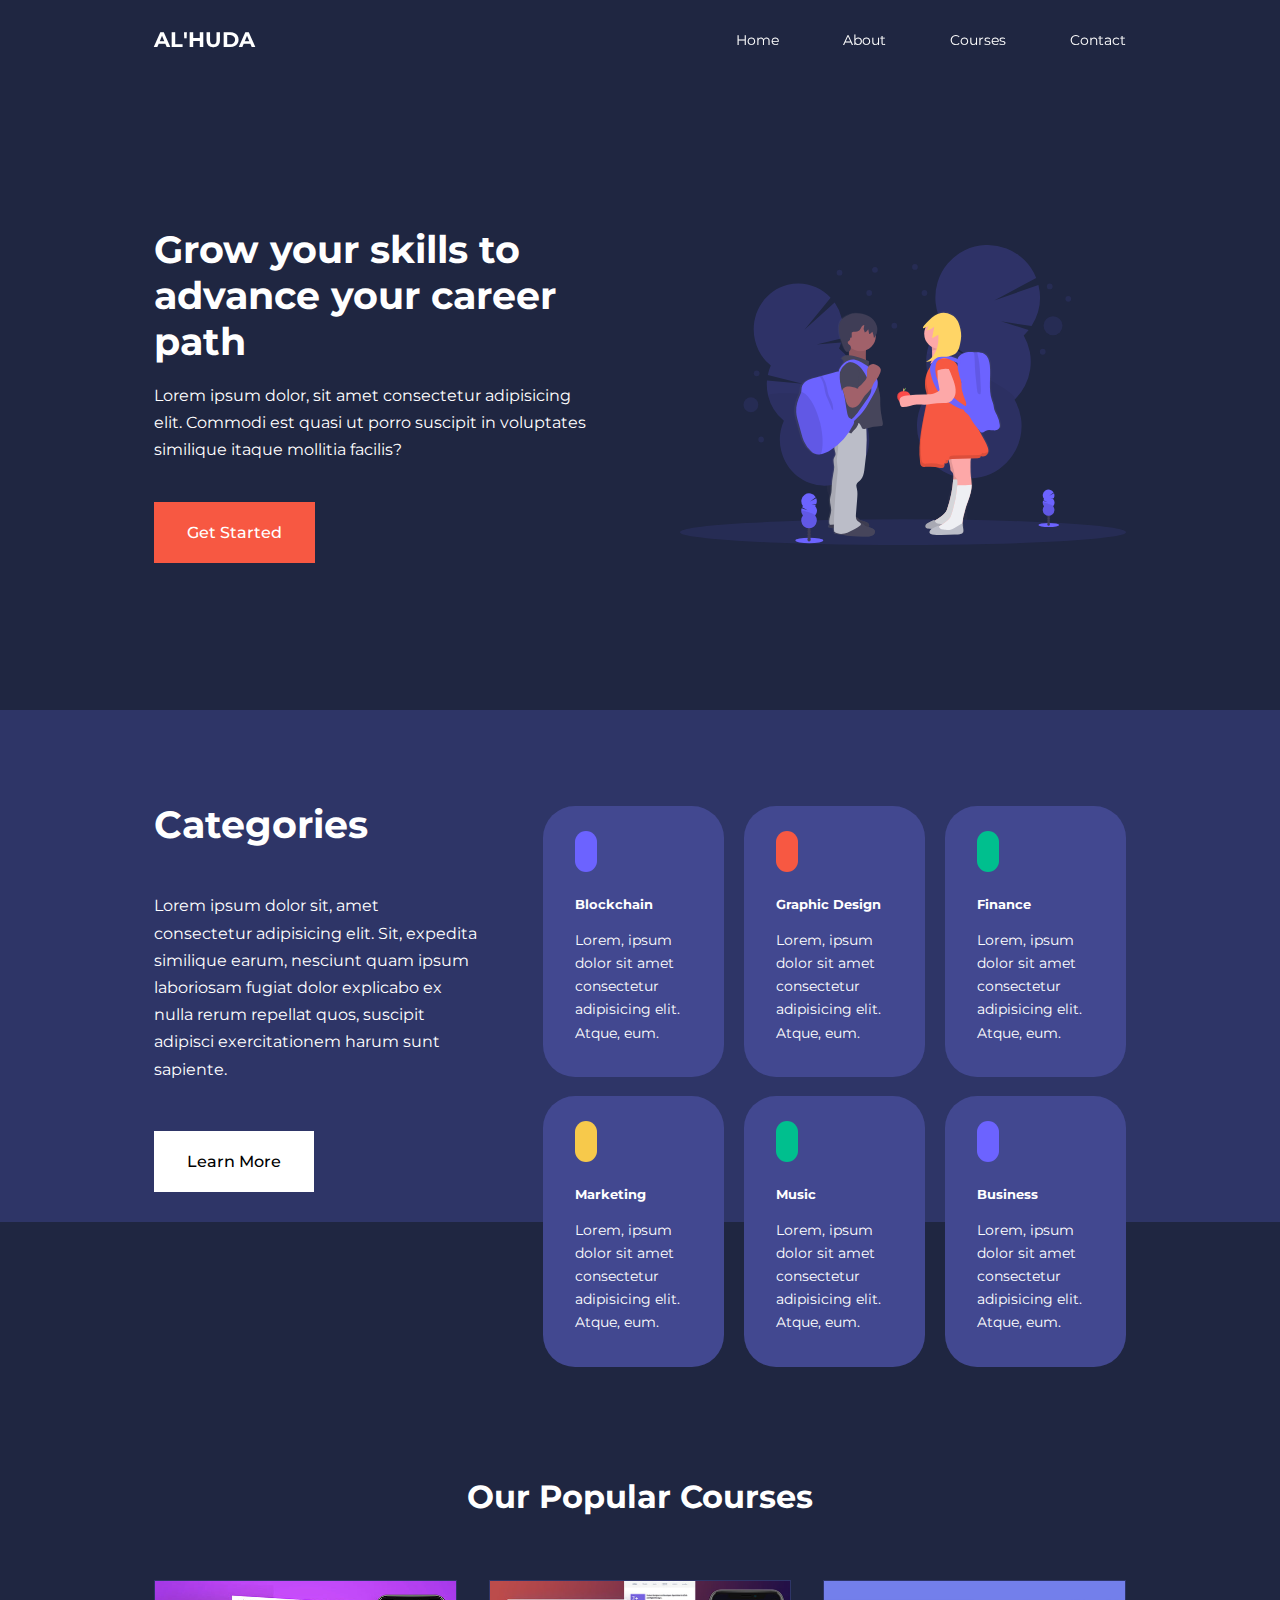
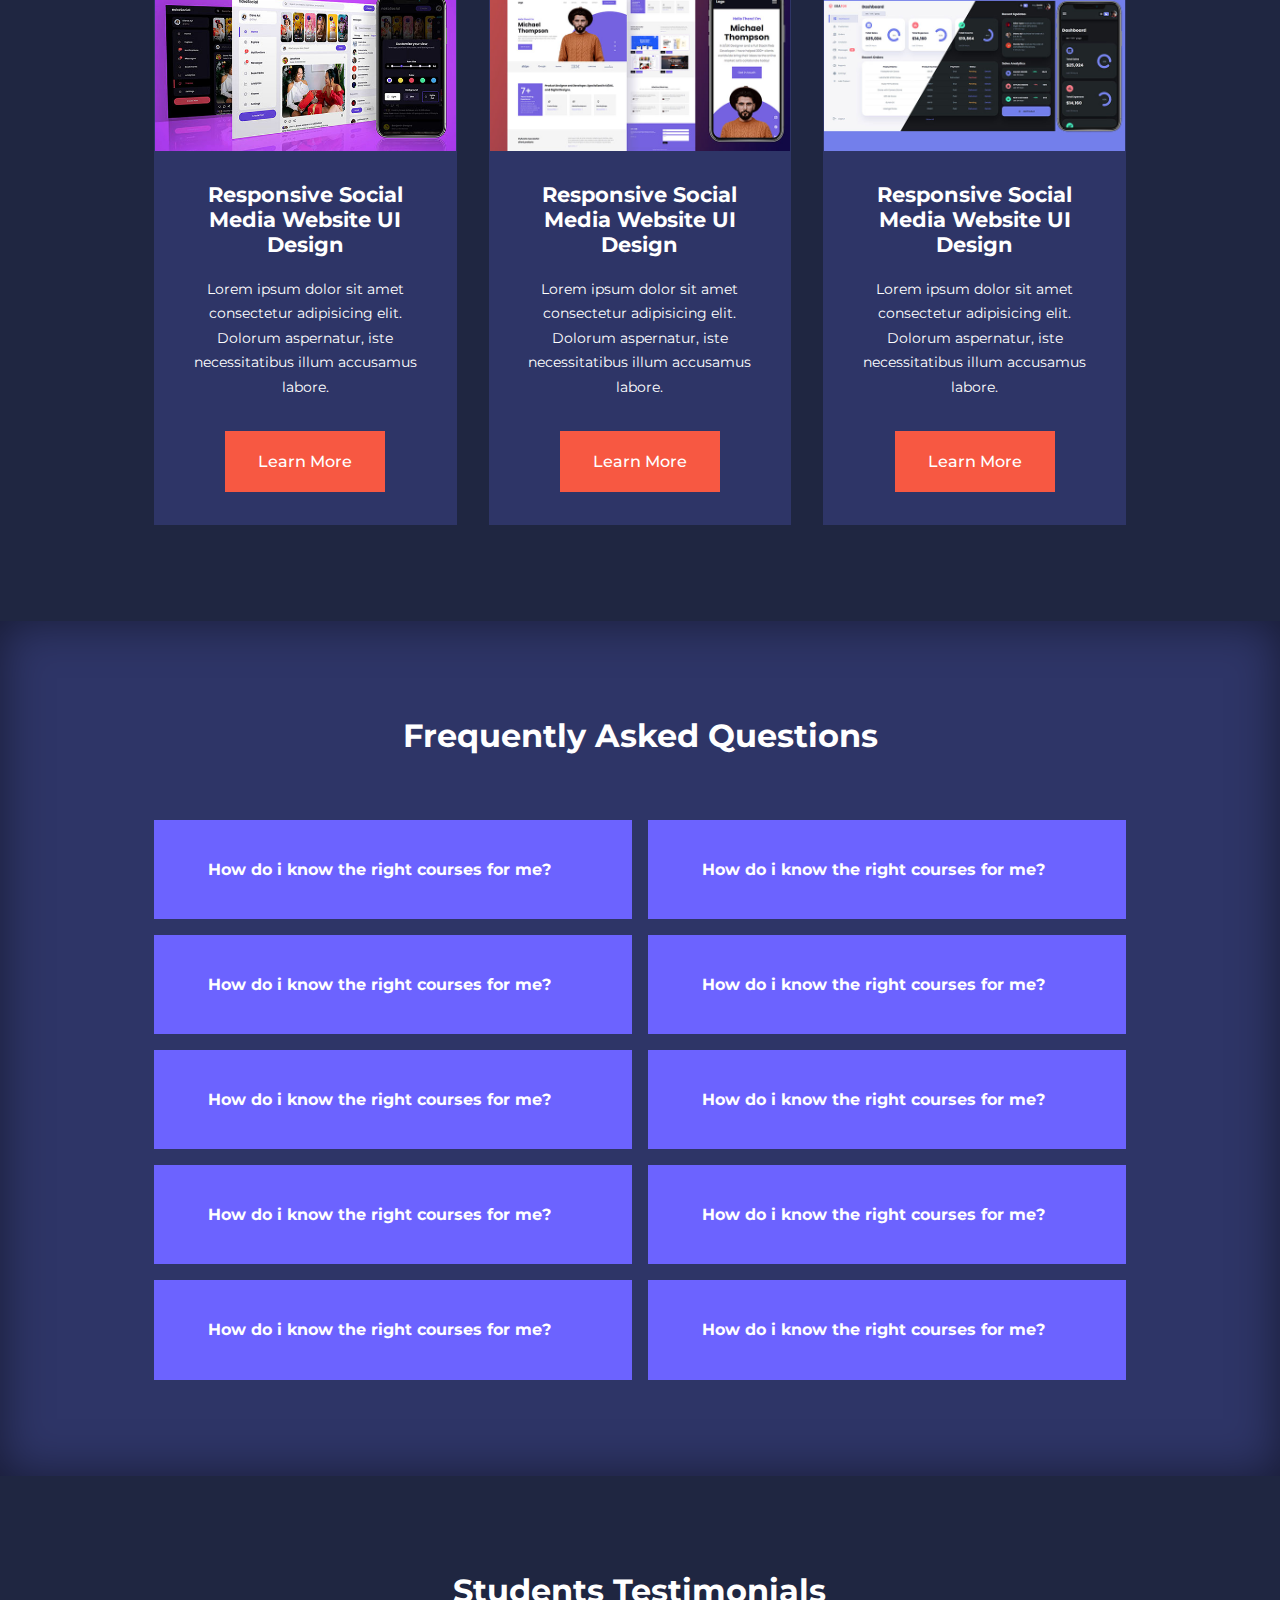
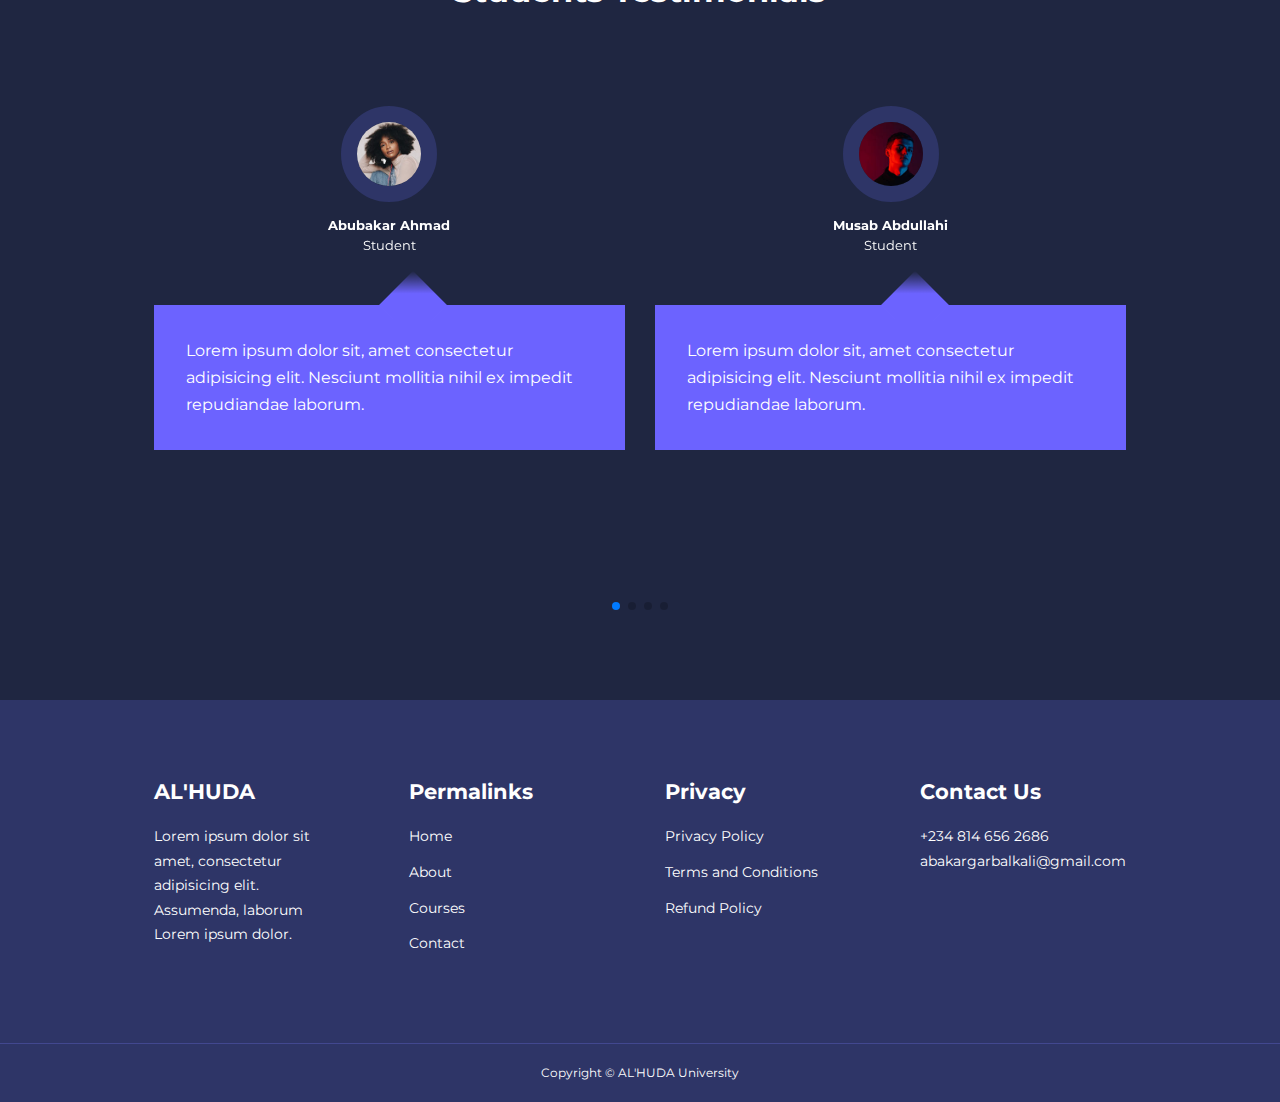
<file: index.html>
<html lang="en">
<head>
    <meta charset="UTF-8">
    <meta http-equiv="X-UA-Compatible" content="IE=edge">
    <meta name="viewport" content="width=device-width, initial-scale=1.0">

    <title>Al'Huda University</title>

    <!-- ICON SCOUT SDN -->
    <link rel="stylesheet" href="https://unicons.iconscout.com/release/v2.1.6/css/unicons.css">

    <!-- FONTS -->
    <link rel="preconnect" href="https://fonts.googleapis.com">
<link rel="preconnect" href="https://fonts.gstatic.com" crossorigin>
<link href="https://fonts.googleapis.com/css2?family=Montserrat:wght@300;400;500;600;700;800;900&display=swap" rel="stylesheet">


<!-- ================================SWIPER-JS============================= -->
<link
  rel="stylesheet"
  href="https://cdn.jsdelivr.net/npm/swiper@8/swiper-bundle.min.css"/>

    <link rel="stylesheet" href="./css/style.css">

    <!-- <style>
        body{
            background-image: url("./images/bg-texture.png");
        }
    </style> -->
    
</head>
<body>



<!-- ==================================================navbar================================================== -->





    <nav>
        <div class="container nav__container">
            <a href="index.html"><h4>AL'HUDA</h4></a>
            <ul class="nav__menu">
                <li><a href="index.html">Home</a></li>
                <li><a href="about.html">About</a></li>
                <li><a href="courses.html">Courses</a></li>
                <li><a href="contact.html">Contact</a></li>
            </ul>
            <button id="open-menu-btn"><i class="uil uil-bars"></i></button>
            <button id="close-menu-btn"><i class="uil uil-multiply"></i></button>
        </div>
    </nav>





    <!-- ============================end of navbar================================================== -->





    <header>
        <div class="container header__container">
            <div class="header__left">
                <h1>Grow your skills to advance your career path</h1>
                <p>Lorem ipsum dolor, sit amet consectetur adipisicing elit. 
                    Commodi est quasi ut porro suscipit in voluptates similique itaque mollitia facilis?
                </p>
                <a href="courses.html" class="btn btn-primary">Get Started</a>
            </div>

            <div class="header__right">
                <img src="./images/header.svg" alt="">
            </div>
        </div>
    </header>
     
    
    
    
    <!-- ============================end of header================================================== -->




<section class="categories">
    <div class="container categories__container">
        <div class="categories__left">
            <h1>Categories</h1>
            <p>Lorem ipsum dolor sit, amet consectetur adipisicing elit. Sit, expedita similique earum, nesciunt quam 
                ipsum laboriosam fugiat dolor explicabo ex nulla rerum repellat quos, suscipit adipisci exercitationem harum sunt sapiente.
            </p>
            <a href="#" class="btn">Learn More</a>
        </div>

        <div class="categories__right">
            <article class="category">
                <span class="category__icon"><i class="uil uil-bitcoin-circle"></i></span>
                <h5>Blockchain</h5>
                <p>Lorem, ipsum dolor sit amet consectetur adipisicing elit. Atque, eum.</p>
            </article>

            <article class="category">
                <span class="category__icon"><i class="uil uil-palette"></i></span>
                <h5>Graphic Design</h5>
                <p>Lorem, ipsum dolor sit amet consectetur adipisicing elit. Atque, eum.</p>
            </article>

            <article class="category">
                <span class="category__icon"><i class="uil uil-usd-circle"></i></span>
                <h5>Finance</h5>
                <p>Lorem, ipsum dolor sit amet consectetur adipisicing elit. Atque, eum.</p>
            </article>

            <article class="category">
                <span class="category__icon"><i class="uil uil-megaphone"></i></span>
                <h5>Marketing</h5>
                <p>Lorem, ipsum dolor sit amet consectetur adipisicing elit. Atque, eum.</p>
            </article>

            <article class="category">
                <span class="category__icon"><i class="uil uil-music"></i></span>
                <h5>Music</h5>
                <p>Lorem, ipsum dolor sit amet consectetur adipisicing elit. Atque, eum.</p>
            </article>

            <article class="category">
                <span class="category__icon"><i class="uil uil-puzzle-piece"></i></span>
                <h5>Business</h5>
                <p>Lorem, ipsum dolor sit amet consectetur adipisicing elit. Atque, eum.</p>
            </article>

        </div>
    </div>
</section>





 <!-- =============================================end of categories================================================== -->



<section class="courses">
    <h2>Our Popular Courses</h2>
    <div class="container courses__container">
        <article class="course">
            <div class="course__image">
                <img src="./images/course1.jpg" alt="">
            </div>
            <div class="course__info">
                <h4>Responsive Social Media Website UI Design</h4>
            <p>Lorem ipsum dolor sit amet consectetur adipisicing elit. 
                Dolorum aspernatur, iste necessitatibus illum accusamus labore.
            </p>
            <a href="courses.html" class="btn btn-primary">Learn More</a>
            </div>
        </article>

        <article class="course">
            <div class="course__image">
                <img src="./images/course2.jpg" alt="">
            </div>
            <div class="course__info">
                <h4>Responsive Social Media Website UI Design</h4>
            <p>Lorem ipsum dolor sit amet consectetur adipisicing elit. 
                Dolorum aspernatur, iste necessitatibus illum accusamus labore.
            </p>
            <a href="courses.html" class="btn btn-primary">Learn More</a>
            </div>
        </article>

        <article class="course">
            <div class="course__image">
                <img src="./images/course3.jpg" alt="">
            </div>
            <div class="course__info">
                <h4>Responsive Social Media Website UI Design</h4>
            <p>Lorem ipsum dolor sit amet consectetur adipisicing elit. 
                Dolorum aspernatur, iste necessitatibus illum accusamus labore.
            </p>
            <a href="courses.html" class="btn btn-primary">Learn More</a>
            </div>
        </article>
    </div>
</section>

<!-- =============================================end of courses================================================== -->








<section class="faqs">
    <h2>Frequently Asked Questions</h2>
    <div class="container faqs__container">
        <article class="faq">
            <div class="faq__icon"><i class="uil uil-plus"></i></div>
            <div class="question__answer">
                <h4>How do i know the right courses for me?</h4>
                <p>Lorem ipsum dolor sit amet consectetur adipisicing elit. Facilis, tempora odio? Impedit quas nulla 
                    repellendus! Eaque repellat necessitatibus numquam deserunt dignissimos provident consequuntur magni esse maxime officia eius, ipsum facere.
                </p>
            </div>
        </article>

        <article class="faq">
            <div class="faq__icon"><i class="uil uil-plus"></i></div>
            <div class="question__answer">
                <h4>How do i know the right courses for me?</h4>
                <p>Lorem ipsum dolor sit amet consectetur adipisicing elit. Facilis, tempora odio? Impedit quas nulla 
                    repellendus! Eaque repellat necessitatibus numquam deserunt dignissimos provident consequuntur magni esse maxime officia eius, ipsum facere.
                </p>
            </div>
        </article>

        <article class="faq">
            <div class="faq__icon"><i class="uil uil-plus"></i></div>
            <div class="question__answer">
                <h4>How do i know the right courses for me?</h4>
                <p>Lorem ipsum dolor sit amet consectetur adipisicing elit. Facilis, tempora odio? Impedit quas nulla 
                    repellendus! Eaque repellat necessitatibus numquam deserunt dignissimos provident consequuntur magni esse maxime officia eius, ipsum facere.
                </p>
            </div>
        </article>

        <article class="faq">
            <div class="faq__icon"><i class="uil uil-plus"></i></div>
            <div class="question__answer">
                <h4>How do i know the right courses for me?</h4>
                <p>Lorem ipsum dolor sit amet consectetur adipisicing elit. Facilis, tempora odio? Impedit quas nulla 
                    repellendus! Eaque repellat necessitatibus numquam deserunt dignissimos provident consequuntur magni esse maxime officia eius, ipsum facere.
                </p>
            </div>
        </article>

        <article class="faq">
            <div class="faq__icon"><i class="uil uil-plus"></i></div>
            <div class="question__answer">
                <h4>How do i know the right courses for me?</h4>
                <p>Lorem ipsum dolor sit amet consectetur adipisicing elit. Facilis, tempora odio? Impedit quas nulla 
                    repellendus! Eaque repellat necessitatibus numquam deserunt dignissimos provident consequuntur magni esse maxime officia eius, ipsum facere.
                </p>
            </div>
        </article>

        <article class="faq">
            <div class="faq__icon"><i class="uil uil-plus"></i></div>
            <div class="question__answer">
                <h4>How do i know the right courses for me?</h4>
                <p>Lorem ipsum dolor sit amet consectetur adipisicing elit. Facilis, tempora odio? Impedit quas nulla 
                    repellendus! Eaque repellat necessitatibus numquam deserunt dignissimos provident consequuntur magni esse maxime officia eius, ipsum facere.
                </p>
            </div>
        </article>

        <article class="faq">
            <div class="faq__icon"><i class="uil uil-plus"></i></div>
            <div class="question__answer">
                <h4>How do i know the right courses for me?</h4>
                <p>Lorem ipsum dolor sit amet consectetur adipisicing elit. Facilis, tempora odio? Impedit quas nulla 
                    repellendus! Eaque repellat necessitatibus numquam deserunt dignissimos provident consequuntur magni esse maxime officia eius, ipsum facere.
                </p>
            </div>
        </article>

        <article class="faq">
            <div class="faq__icon"><i class="uil uil-plus"></i></div>
            <div class="question__answer">
                <h4>How do i know the right courses for me?</h4>
                <p>Lorem ipsum dolor sit amet consectetur adipisicing elit. Facilis, tempora odio? Impedit quas nulla 
                    repellendus! Eaque repellat necessitatibus numquam deserunt dignissimos provident consequuntur magni esse maxime officia eius, ipsum facere.
                </p>
            </div>
        </article>

        <article class="faq">
            <div class="faq__icon"><i class="uil uil-plus"></i></div>
            <div class="question__answer">
                <h4>How do i know the right courses for me?</h4>
                <p>Lorem ipsum dolor sit amet consectetur adipisicing elit. Facilis, tempora odio? Impedit quas nulla 
                    repellendus! Eaque repellat necessitatibus numquam deserunt dignissimos provident consequuntur magni esse maxime officia eius, ipsum facere.
                </p>
            </div>
        </article>

        <article class="faq">
            <div class="faq__icon"><i class="uil uil-plus"></i></div>
            <div class="question__answer">
                <h4>How do i know the right courses for me?</h4>
                <p>Lorem ipsum dolor sit amet consectetur adipisicing elit. Facilis, tempora odio? Impedit quas nulla 
                    repellendus! Eaque repellat necessitatibus numquam deserunt dignissimos provident consequuntur magni esse maxime officia eius, ipsum facere.
                </p>
            </div>
        </article>
    </div>
</section>



<!-- =============================================end of FAQs================================================== -->




<section class="container testimonials__container mySwiper">
    <h2>Students Testimonials</h2>
    <div class="swiper-wrapper">
        <article class="testimonial swiper-slide">
            <div class="avatar">
                <img src="./images/avatar1.jpg" alt="">
            </div>
            <div class="testimonial_info">
                <h5>Abubakar Ahmad</h5>
                <small>Student</small>
            </div>
            <div class="testimonial__body">
                <p>Lorem ipsum dolor sit, amet consectetur adipisicing elit.
                     Nesciunt mollitia nihil ex impedit repudiandae laborum.
                </p>
            </div>
        </article>

        <article class="testimonial swiper-slide">
            <div class="avatar">
                <img src="./images/avatar2.jpg" alt="">
            </div>
            <div class="testimonial_info">
                <h5>Musab Abdullahi</h5>
                <small>Student</small>
            </div>
            <div class="testimonial__body">
                <p>Lorem ipsum dolor sit, amet consectetur adipisicing elit.
                     Nesciunt mollitia nihil ex impedit repudiandae laborum.
                </p>
            </div>
        </article>

        <article class="testimonial swiper-slide">
            <div class="avatar">
                <img src="./images/avatar3.jpg" alt="">
            </div>
            <div class="testimonial_info">
                <h5>Lukman Muhammad</h5>
                <small>Student</small>
            </div>
            <div class="testimonial__body">
                <p>Lorem ipsum dolor sit, amet consectetur adipisicing elit.
                     Nesciunt mollitia nihil ex impedit repudiandae laborum.
                </p>
            </div>
        </article>

        <article class="testimonial swiper-slide">
            <div class="avatar">
                <img src="./images/avatar4.jpg" alt="">
            </div>
            <div class="testimonial_info">
                <h5>Jafar Ahmad</h5>
                <small>Student</small>
            </div>
            <div class="testimonial__body">
                <p>Lorem ipsum dolor sit, amet consectetur adipisicing elit.
                     Nesciunt mollitia nihil ex impedit repudiandae laborum.
                </p>
            </div>
        </article>

        <article class="testimonial swiper-slide">
            <div class="avatar">
                <img src="./images/avatar5.jpg" alt="">
            </div>
            <div class="testimonial_info">
                <h5>Muhammad Elmaye</h5>
                <small>Student</small>
            </div>
            <div class="testimonial__body">
                <p>Lorem ipsum dolor sit, amet consectetur adipisicing elit.
                     Nesciunt mollitia nihil ex impedit repudiandae laborum.
                </p>
            </div>
        </article>

    </div>
    <div class="swiper-pagination"></div>
</section>



<!-- =============================================end of testimonials================================================== -->
<footer>
    <div class="container footer__container">
        <div class="footer__1">
            <a href="index.html" class="footer__logo"><h4>AL'HUDA</h4></a>
            <p>
                Lorem ipsum dolor sit amet, consectetur adipisicing elit. Assumenda, laborum Lorem ipsum dolor.
            </p>
        </div>

        <div class="footer__2">
            <h4>Permalinks</h4>
            <ul class="permalinks">
                <li><a href="index.html">Home</a></li>
                <li><a href="about.html">About</a></li>
                <li><a href="courses.html">Courses</a></li>
                <li><a href="contact.html">Contact</a></li>
            </ul>
        </div>

        <div class="footer__3">
            <h4>Privacy</h4>
            <ul class="privacy">
                <li><a href="#">Privacy Policy</a></li>
                <li><a href="#">Terms and Conditions</a></li>
                <li><a href="#">Refund Policy</a></li>
            </ul>
        </div>

        <div class="footer__4">
            <h4>Contact Us</h4>
            <div>
                <p>+234 814 656 2686</p>
                <p>abakargarbalkali@gmail.com</p>
            </div>

            <ul class="footer__socials">
                <li>
                    <a href="#"><i class="uil uil-facebook-f"></i></a>
                </li>
                <li>
                    <a href="#"><i class="uil uil-instagram-alt"></i></a>
                </li>
                <li>
                    <a href="#"><i class="uil uil-twitter"></i></a>
                </li>
                <li>
                    <a href="#"><i class="uil uil-linkedin-alt"></i></a>
                </li>
            </ul>
        </div>

    </div>
    <div class="footer__copyright">
        <small>Copyright &copy; AL'HUDA University</small>
    </div>
</footer>










<script src="https://cdn.jsdelivr.net/npm/swiper@8/swiper-bundle.min.js"></script>
 <script src="./main.js"></script>

 <script>
    var swiper = new Swiper(".mySwiper", {
        slidesPerView: 1,
        spaceBetween: 30,
        pagination: {
          el: ".swiper-pagination",
          clickable: true,
        },
        // when window width is >= 600px
        breakpoints: {
            600: {
                slidesPerView: 2 
            }
        }
      });
</script>

</body>
</html>
</file>
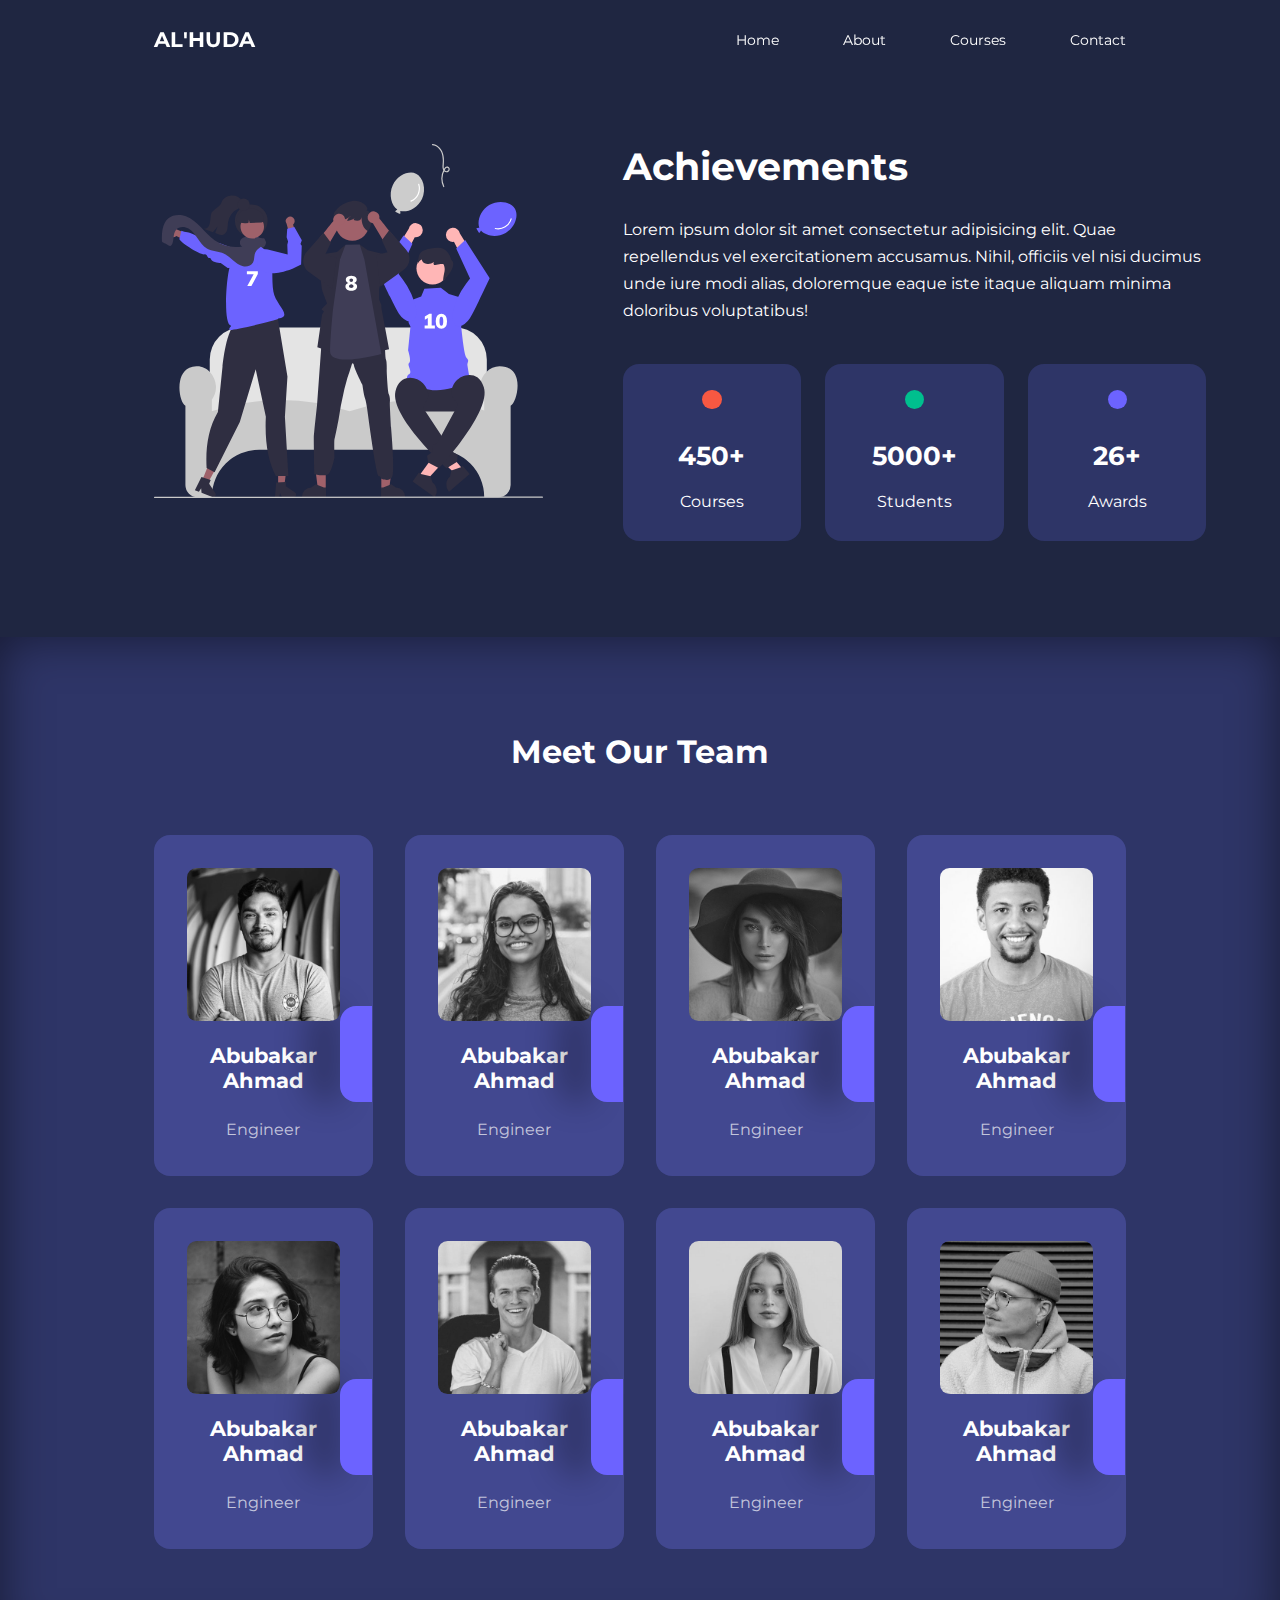
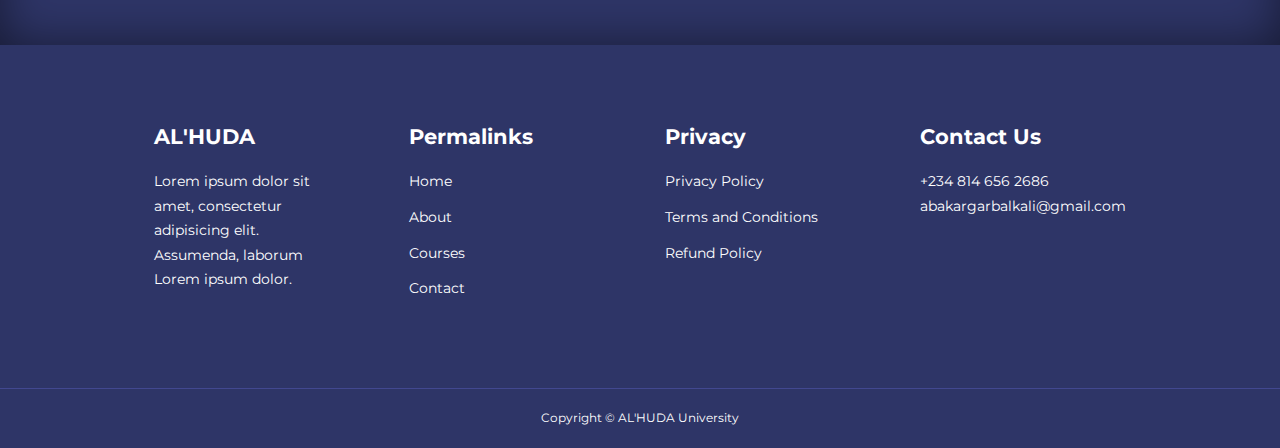
<file: about.html>
<html lang="en">
<head>
    <meta charset="UTF-8">
    <meta http-equiv="X-UA-Compatible" content="IE=edge">
    <meta name="viewport" content="width=device-width, initial-scale=1.0">

    <title>Al'Huda University</title>

    <!-- ICON SCOUT SDN -->
    <link rel="stylesheet" href="https://unicons.iconscout.com/release/v2.1.6/css/unicons.css">

    <!-- FONTS -->
    <link rel="preconnect" href="https://fonts.googleapis.com">
<link rel="preconnect" href="https://fonts.gstatic.com" crossorigin>
<link href="https://fonts.googleapis.com/css2?family=Montserrat:wght@300;400;500;600;700;800;900&display=swap" rel="stylesheet">

    <link rel="stylesheet" href="./css/about.css">
    <link rel="stylesheet" href="./css/style.css">

    <!-- <style>
        body{
            background-image: url("./images/bg-texture.png");
        }
    </style> -->
</head>
<body>

<!-- ==================================================navbar================================================== -->

    <nav>
        <div class="container nav__container">
            <a href="index.html"><h4>AL'HUDA</h4></a>
            <ul class="nav__menu">
                <li><a href="index.html">Home</a></li>
                <li><a href="about.html">About</a></li>
                <li><a href="courses.html">Courses</a></li>
                <li><a href="contact.html">Contact</a></li>
            </ul>
            <button id="open-menu-btn"><i class="uil uil-bars"></i></button>
            <button id="close-menu-btn"><i class="uil uil-multiply"></i></button>
        </div>
    </nav>

    <!-- ============================end of navbar================================================== -->


<section class="about__achievements">
    <div class="container about__achievements-container">
        <div class="about__achievements-left">
            <img src="./images/about achievements.svg" alt="">
        </div>

        <div class="about__achievements-right">
            <h1>Achievements</h1>
            <p>Lorem ipsum dolor sit amet consectetur adipisicing elit. Quae repellendus vel exercitationem accusamus. 
                Nihil, officiis vel nisi ducimus unde iure modi alias, doloremque eaque iste itaque aliquam minima doloribus voluptatibus!
            </p>
            <div class="achievements__cards">
                <article class="achievement__card">
                    <span class="achievement__icon">
                        <i class="uil uil-video"></i>
                    </span>
                    <h3>450+</h3>
                    <p>Courses</p>
                </article>
                
                <article class="achievement__card">
                    <span class="achievement__icon">
                        <i class="uil uil-users-alt"></i>
                    </span>
                    <h3>5000+</h3>
                    <p>Students</p>
                </article>

                <article class="achievement__card">
                    <span class="achievement__icon">
                        <i class="uil uil-trophy"></i>
                    </span>
                    <h3>26+</h3>
                    <p>Awards</p>
                </article>

            </div>
        </div>
    </div>
</section>

<!-- ============================end of Achievements================================================== -->







<section class="team">
    <h2>Meet Our Team</h2>
    <div class="container team__container">
        <article class="team__member">
            <div class="team__member-image">
                <img src="./images/tm1.jpg" alt="">
            </div>
            <div class="team__member-info">
                <h4>Abubakar Ahmad</h4>
                <p>Engineer</p>
            </div>
            <div class="team__member-socials">
                <a href="https://instagram.com" target="_blank"><i class="uil uil-instagram"></i></a>
                <a href="https://twitter.com" target="_blank"><i class="uil uil-twitter-alt"></i></a>
                <a href="#"><i class="uil uil-linkedin-alt"></i></a>
            </div>
        </article>

        <article class="team__member">
            <div class="team__member-image">
                <img src="./images/tm2.jpg" alt="">
            </div>
            <div class="team__member-info">
                <h4>Abubakar Ahmad</h4>
                <p>Engineer</p>
            </div>
            <div class="team__member-socials">
                <a href="https://instagram.com" target="_blank"><i class="uil uil-instagram"></i></a>
                <a href="https://twitter.com" target="_blank"><i class="uil uil-twitter-alt"></i></a>
                <a href="#"><i class="uil uil-linkedin-alt"></i></a>
            </div>
        </article>

        <article class="team__member">
            <div class="team__member-image">
                <img src="./images/tm3.jpg" alt="">
            </div>
            <div class="team__member-info">
                <h4>Abubakar Ahmad</h4>
                <p>Engineer</p>
            </div>
            <div class="team__member-socials">
                <a href="https://instagram.com" target="_blank"><i class="uil uil-instagram"></i></a>
                <a href="https://twitter.com" target="_blank"><i class="uil uil-twitter-alt"></i></a>
                <a href="#"><i class="uil uil-linkedin-alt"></i></a>
            </div>
        </article>

        <article class="team__member">
            <div class="team__member-image">
                <img src="./images/tm4.jpg" alt="">
            </div>
            <div class="team__member-info">
                <h4>Abubakar Ahmad</h4>
                <p>Engineer</p>
            </div>
            <div class="team__member-socials">
                <a href="https://instagram.com" target="_blank"><i class="uil uil-instagram"></i></a>
                <a href="https://twitter.com" target="_blank"><i class="uil uil-twitter-alt"></i></a>
                <a href="#"><i class="uil uil-linkedin-alt"></i></a>
            </div>
        </article>

        <article class="team__member">
            <div class="team__member-image">
                <img src="./images/tm5.jpg" alt="">
            </div>
            <div class="team__member-info">
                <h4>Abubakar Ahmad</h4>
                <p>Engineer</p>
            </div>
            <div class="team__member-socials">
                <a href="https://instagram.com" target="_blank"><i class="uil uil-instagram"></i></a>
                <a href="https://twitter.com" target="_blank"><i class="uil uil-twitter-alt"></i></a>
                <a href="#"><i class="uil uil-linkedin-alt"></i></a>
            </div>
        </article>

        <article class="team__member">
            <div class="team__member-image">
                <img src="./images/tm6.jpg" alt="">
            </div>
            <div class="team__member-info">
                <h4>Abubakar Ahmad</h4>
                <p>Engineer</p>
            </div>
            <div class="team__member-socials">
                <a href="https://instagram.com" target="_blank"><i class="uil uil-instagram"></i></a>
                <a href="https://twitter.com" target="_blank"><i class="uil uil-twitter-alt"></i></a>
                <a href="#"><i class="uil uil-linkedin-alt"></i></a>
            </div>
        </article>

        <article class="team__member">
            <div class="team__member-image">
                <img src="./images/tm7.jpg" alt="">
            </div>
            <div class="team__member-info">
                <h4>Abubakar Ahmad</h4>
                <p>Engineer</p>
            </div>
            <div class="team__member-socials">
                <a href="https://instagram.com" target="_blank"><i class="uil uil-instagram"></i></a>
                <a href="https://twitter.com" target="_blank"><i class="uil uil-twitter-alt"></i></a>
                <a href="#"><i class="uil uil-linkedin-alt"></i></a>
            </div>
        </article>

        <article class="team__member">
            <div class="team__member-image">
                <img src="./images/tm8.jpg" alt="">
            </div>
            <div class="team__member-info">
                <h4>Abubakar Ahmad</h4>
                <p>Engineer</p>
            </div>
            <div class="team__member-socials">
                <a href="https://instagram.com" target="_blank"><i class="uil uil-instagram"></i></a>
                <a href="https://twitter.com" target="_blank"><i class="uil uil-twitter-alt"></i></a>
                <a href="#"><i class="uil uil-linkedin-alt"></i></a>
            </div>
        </article>
    </div>
</section>
<!-- ============================end of Team================================================== -->






    <footer>
        <div class="container footer__container">
            <div class="footer__1">
                <a href="index.html" class="footer__logo"><h4>AL'HUDA</h4></a>
                <p>
                    Lorem ipsum dolor sit amet, consectetur adipisicing elit. Assumenda, laborum Lorem ipsum dolor.
                </p>
            </div>
    
            <div class="footer__2">
                <h4>Permalinks</h4>
                <ul class="permalinks">
                    <li><a href="index.html">Home</a></li>
                    <li><a href="about.html">About</a></li>
                    <li><a href="courses.html">Courses</a></li>
                    <li><a href="contact.html">Contact</a></li>
                </ul>
            </div>
    
            <div class="footer__3">
                <h4>Privacy</h4>
                <ul class="privacy">
                    <li><a href="#">Privacy Policy</a></li>
                    <li><a href="#">Terms and Conditions</a></li>
                    <li><a href="#">Refund Policy</a></li>
                </ul>
            </div>
    
            <div class="footer__4">
                <h4>Contact Us</h4>
                <div>
                    <p>+234 814 656 2686</p>
                    <p>abakargarbalkali@gmail.com</p>
                </div>
    
                <ul class="footer__socials">
                    <li>
                        <a href="#"><i class="uil uil-facebook-f"></i></a>
                    </li>
                    <li>
                        <a href="#"><i class="uil uil-instagram-alt"></i></a>
                    </li>
                    <li>
                        <a href="#"><i class="uil uil-twitter"></i></a>
                    </li>
                    <li>
                        <a href="#"><i class="uil uil-linkedin-alt"></i></a>
                    </li>
                </ul>
            </div>
    
        </div>
        <div class="footer__copyright">
            <small>Copyright &copy; AL'HUDA University</small>
        </div>
    </footer>
    
    
    
    
    
    
    
    
    
    
     <script src="./main.js"></script>
    </body>
    </html>
</file>
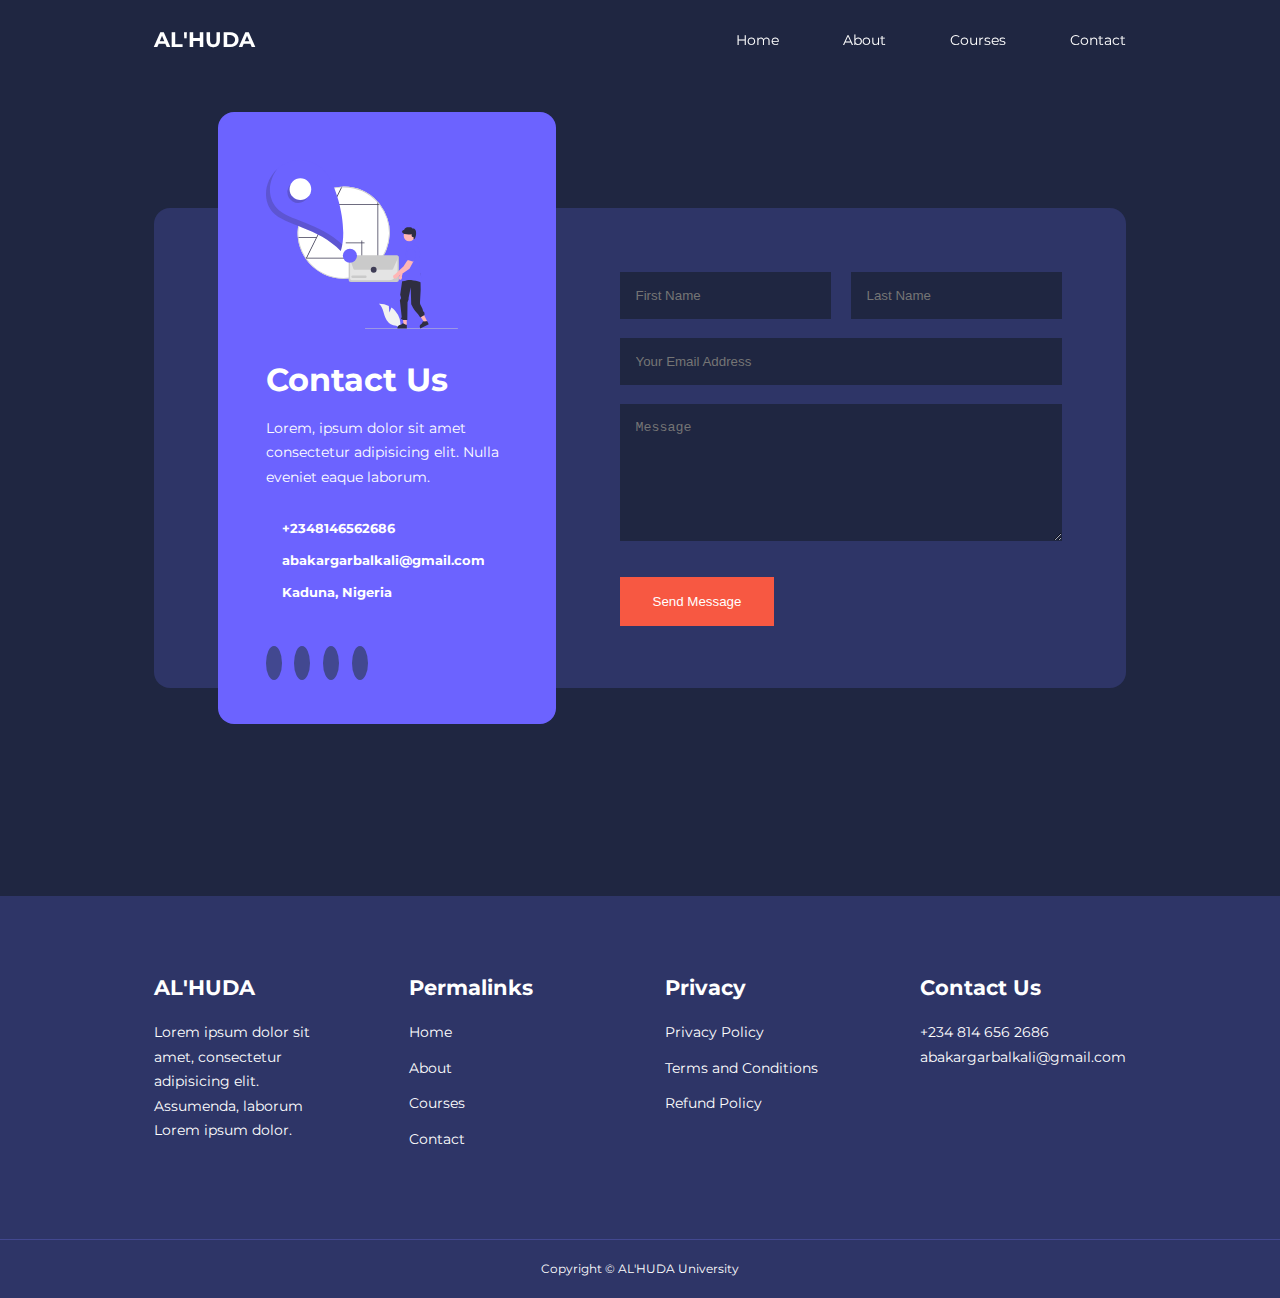
<file: contact.html>
<html lang="en">
<head>
    <meta charset="UTF-8">
    <meta http-equiv="X-UA-Compatible" content="IE=edge">
    <meta name="viewport" content="width=device-width, initial-scale=1.0">

    <title>Al'Huda University</title>

    <!-- ICON SCOUT SDN -->
    <link rel="stylesheet" href="https://unicons.iconscout.com/release/v2.1.6/css/unicons.css">

    <!-- FONTS -->
    <link rel="preconnect" href="https://fonts.googleapis.com">
<link rel="preconnect" href="https://fonts.gstatic.com" crossorigin>
<link href="https://fonts.googleapis.com/css2?family=Montserrat:wght@300;400;500;600;700;800;900&display=swap" rel="stylesheet">


    <link rel="stylesheet" href="./css/style.css">
    <link rel="stylesheet" href="./css/contact.css">
    <!-- <style>
        body{
            background-image: url("./images/bg-texture.png");
        }
    </style> -->
</head>
<body>

<!-- ==================================================navbar================================================== -->

    <nav>
        <div class="container nav__container">
            <a href="index.html"><h4>AL'HUDA</h4></a>
            <ul class="nav__menu">
                <li><a href="index.html">Home</a></li>
                <li><a href="about.html">About</a></li>
                <li><a href="courses.html">Courses</a></li>
                <li><a href="contact.html">Contact</a></li>
            </ul>
            <button id="open-menu-btn"><i class="uil uil-bars"></i></button>
            <button id="close-menu-btn"><i class="uil uil-multiply"></i></button>
        </div>
    </nav>

    <!-- ============================end of navbar================================================== -->





<section class="contact">
    <div class="container contact__container">
        <aside class="contact__aside">
            <div class="aside__image">
                <img src="./images/contact.svg" alt="">
            </div>
            <h2>Contact Us</h2>
            <p>Lorem, ipsum dolor sit amet consectetur 
                adipisicing elit. Nulla eveniet eaque laborum.
            </p>
            <ul class="contact__details">
                <li>
                    <i class="uil uil-phone-times"></i>
                    <h5>+2348146562686</h5>
                </li>
                <li>
                    <i class="uil uil-envelope"></i>
                    <h5>abakargarbalkali@gmail.com</h5>
                </li>
                <li>
                    <i class="uil uil-location-point"></i>
                    <h5>Kaduna, Nigeria</h5>
                </li>
            </ul>
            <ul class="contact__socials">
                <li><a href="https://facebook.com"><i class="uil uil-facebook-f"></i></a></li>
                <li><a href="#"><i class="uil uil-instagram-alt"></i></a></li>
                <li><a href="#"><i class="uil uil-twitter"></i></a></li>
                <li><a href="#"><i class="uil uil-linkedin-alt"></i></a></li>
            </ul>
        </aside>




        <form action="https://formspree.io/f/mqkoaoaa" method="POST" class="contact__form">
            <div class="form__name">
                <input type="text" name="First Name" placeholder="First Name" required>
                <input type="text" name="Last Name" placeholder="Last Name" required>
            </div>
            <input type="email" name="Email Address" placeholder="Your Email Address" required>
            <textarea name="Message" rows="7" placeholder="Message" required></textarea>
            <button type="submit" class="btn btn-primary">Send Message</button>
        </form>
    </div>
</section>














    <footer>
        <div class="container footer__container">
            <div class="footer__1">
                <a href="index.html" class="footer__logo"><h4>AL'HUDA</h4></a>
                <p>
                    Lorem ipsum dolor sit amet, consectetur adipisicing elit. Assumenda, laborum Lorem ipsum dolor.
                </p>
            </div>
    
            <div class="footer__2">
                <h4>Permalinks</h4>
                <ul class="permalinks">
                    <li><a href="index.html">Home</a></li>
                    <li><a href="about.html">About</a></li>
                    <li><a href="courses.html">Courses</a></li>
                    <li><a href="contact.html">Contact</a></li>
                </ul>
            </div>
    
            <div class="footer__3">
                <h4>Privacy</h4>
                <ul class="privacy">
                    <li><a href="#">Privacy Policy</a></li>
                    <li><a href="#">Terms and Conditions</a></li>
                    <li><a href="#">Refund Policy</a></li>
                </ul>
            </div>
    
            <div class="footer__4">
                <h4>Contact Us</h4>
                <div>
                    <p>+234 814 656 2686</p>
                    <p>abakargarbalkali@gmail.com</p>
                </div>
    
                <ul class="footer__socials">
                    <li>
                        <a href="#"><i class="uil uil-facebook-f"></i></a>
                    </li>
                    <li>
                        <a href="#"><i class="uil uil-instagram-alt"></i></a>
                    </li>
                    <li>
                        <a href="#"><i class="uil uil-twitter"></i></a>
                    </li>
                    <li>
                        <a href="#"><i class="uil uil-linkedin-alt"></i></a>
                    </li>
                </ul>
            </div>
    
        </div>
        <div class="footer__copyright">
            <small>Copyright &copy; AL'HUDA University</small>
        </div>
    </footer>
    
    
    
    
    
    
    
    
    
    
     <script src="./main.js"></script>
    </body>
    </html>
</file>
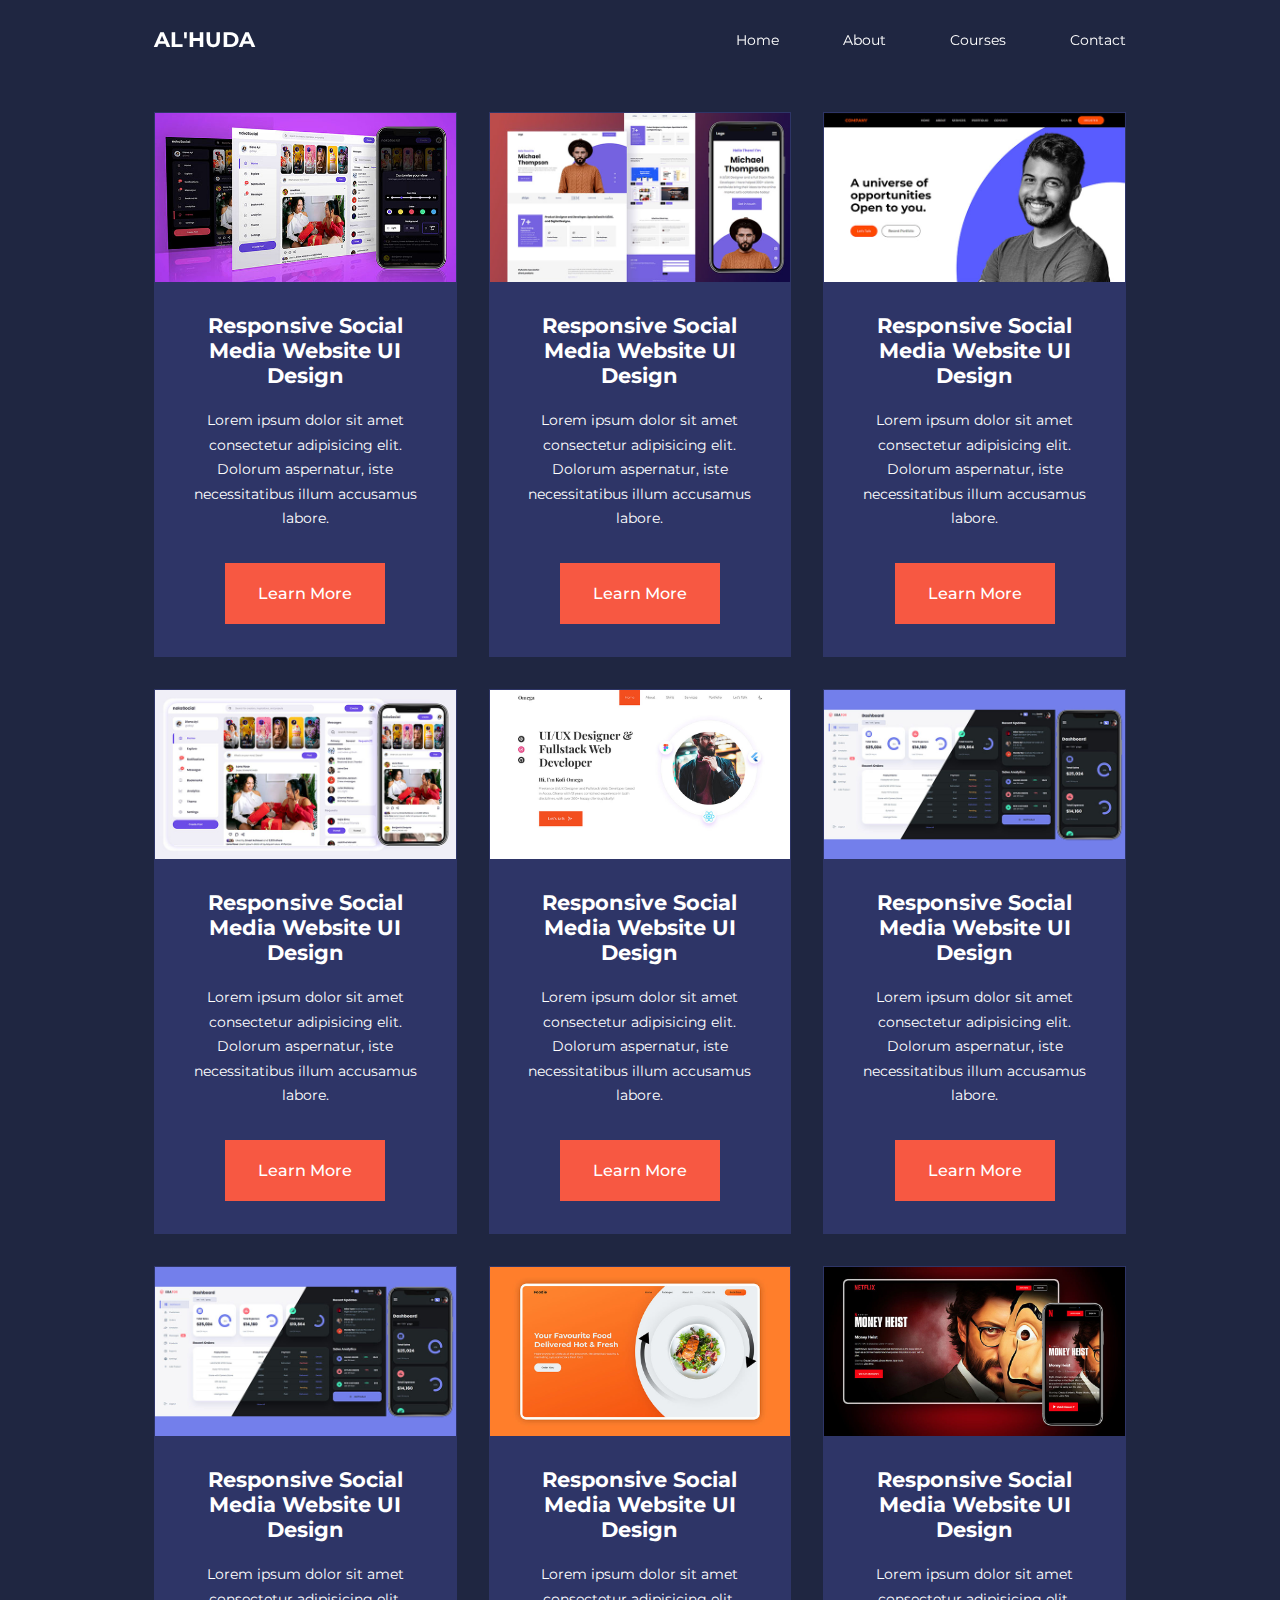
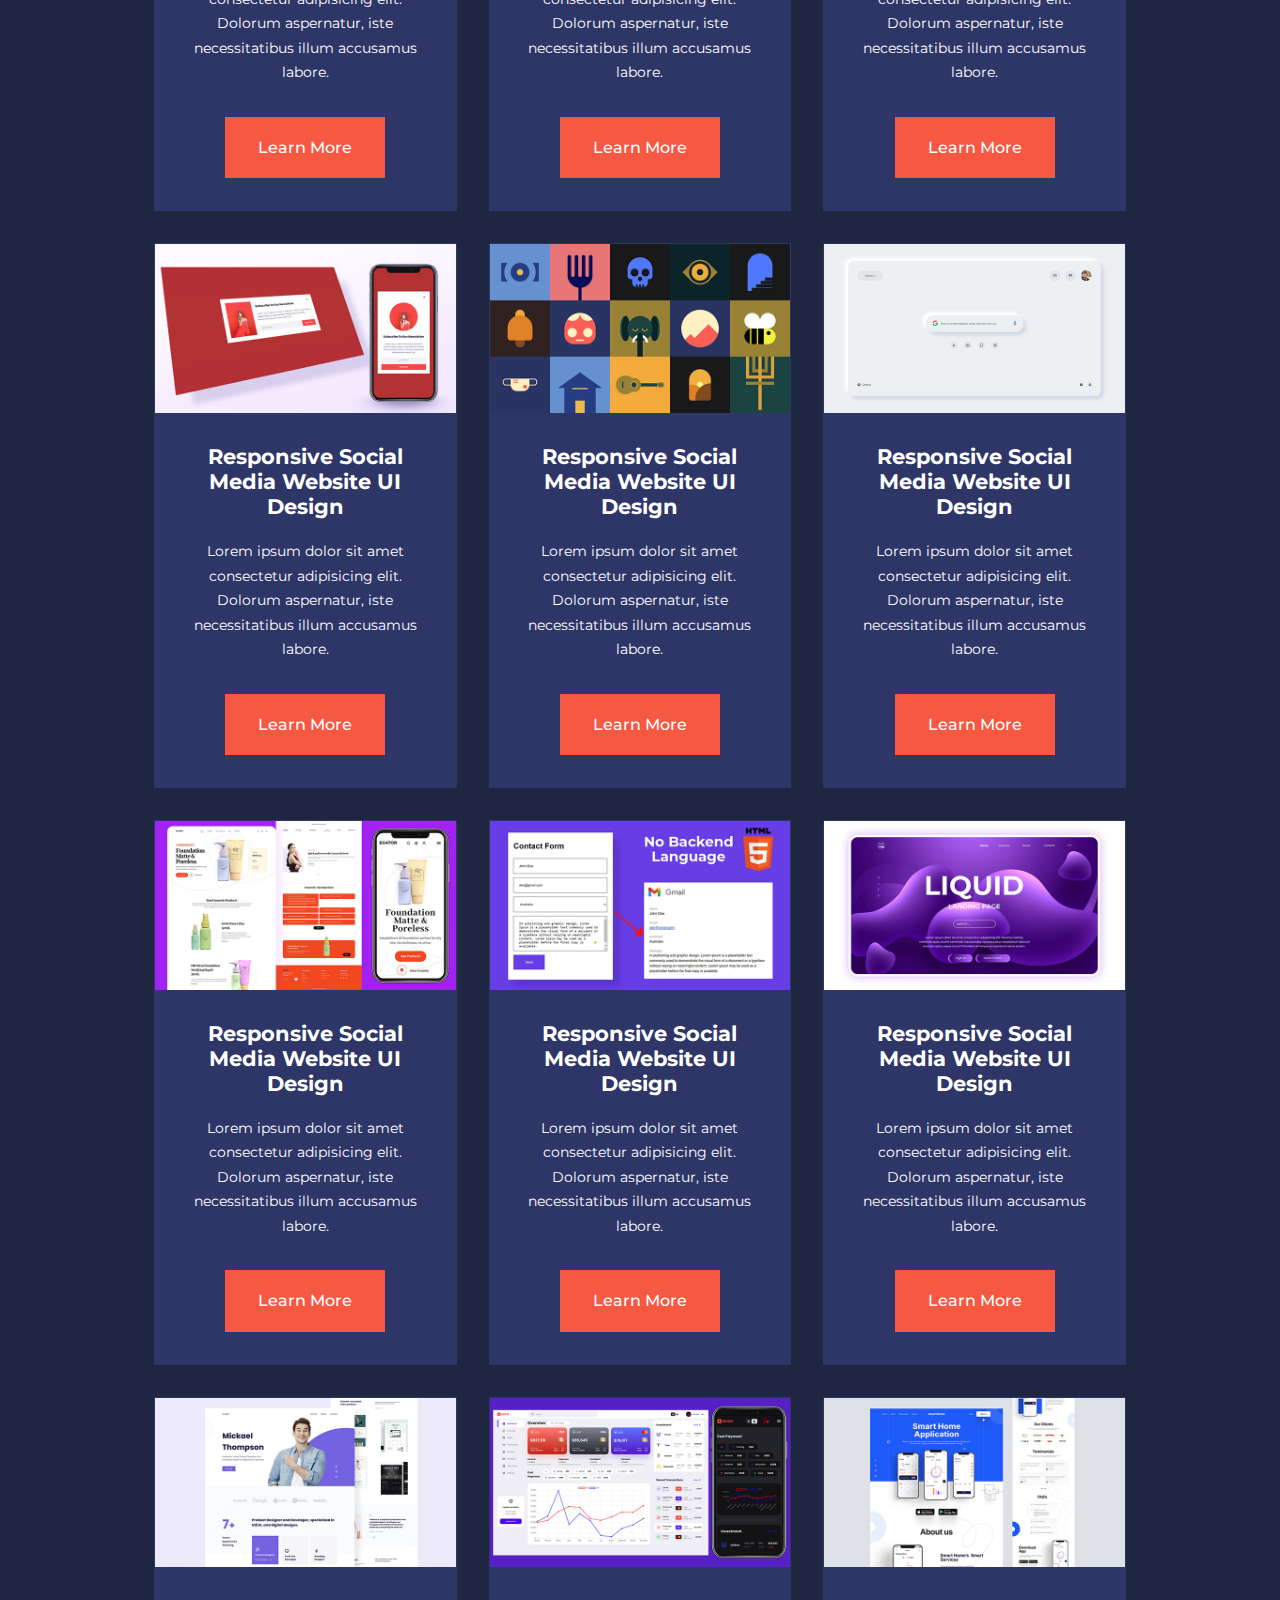
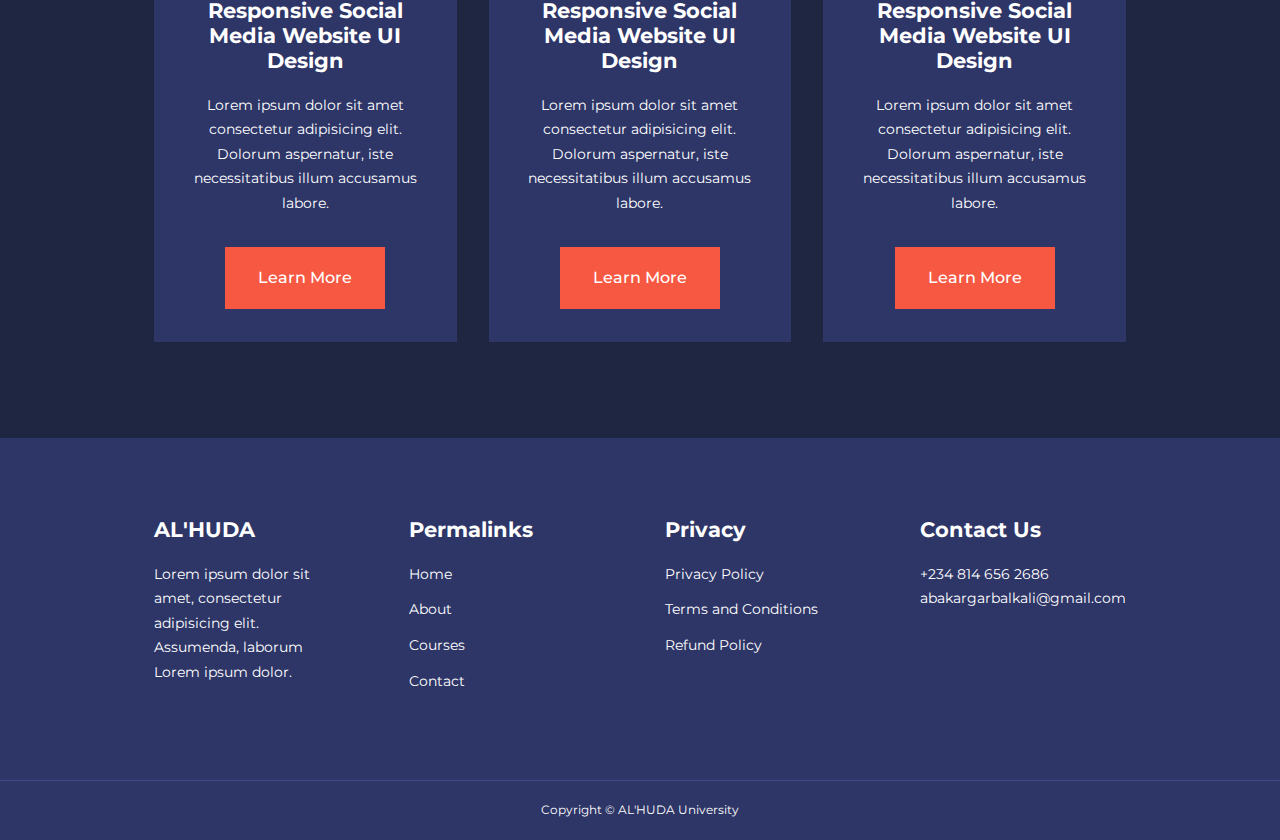
<file: courses.html>
<html lang="en">
<head>
    <meta charset="UTF-8">
    <meta http-equiv="X-UA-Compatible" content="IE=edge">
    <meta name="viewport" content="width=device-width, initial-scale=1.0">

    <title>Al'Huda University</title>

    <!-- ICON SCOUT SDN -->
    <link rel="stylesheet" href="https://unicons.iconscout.com/release/v2.1.6/css/unicons.css">

    <!-- FONTS -->
    <link rel="preconnect" href="https://fonts.googleapis.com">
<link rel="preconnect" href="https://fonts.gstatic.com" crossorigin>
<link href="https://fonts.googleapis.com/css2?family=Montserrat:wght@300;400;500;600;700;800;900&display=swap" rel="stylesheet">

    <link rel="stylesheet" href="./css/style.css">
    <!-- <style>
        body{
            background-image: url("./images/bg-texture.png");
        }
    </style> -->
    <style>
        .courses{
            margin-top: 1rem;
        }
    </style>
</head>
<body>

<!-- ==================================================navbar================================================== -->

    <nav>
        <div class="container nav__container">
            <a href="index.html"><h4>AL'HUDA</h4></a>
            <ul class="nav__menu">
                <li><a href="index.html">Home</a></li>
                <li><a href="about.html">About</a></li>
                <li><a href="courses.html">Courses</a></li>
                <li><a href="contact.html">Contact</a></li>
            </ul>
            <button id="open-menu-btn"><i class="uil uil-bars"></i></button>
            <button id="close-menu-btn"><i class="uil uil-multiply"></i></button>
        </div>
    </nav>

    <!-- ============================end of navbar================================================== -->





    <section class="courses">
        <div class="container courses__container">
            <article class="course">
                <div class="course__image">
                    <img src="./images/course1.jpg" alt="">
                </div>
                <div class="course__info">
                    <h4>Responsive Social Media Website UI Design</h4>
                <p>Lorem ipsum dolor sit amet consectetur adipisicing elit. 
                    Dolorum aspernatur, iste necessitatibus illum accusamus labore.
                </p>
                <a href="courses.html" class="btn btn-primary">Learn More</a>
                </div>
            </article>
    
            <article class="course">
                <div class="course__image">
                    <img src="./images/course2.jpg" alt="">
                </div>
                <div class="course__info">
                    <h4>Responsive Social Media Website UI Design</h4>
                <p>Lorem ipsum dolor sit amet consectetur adipisicing elit. 
                    Dolorum aspernatur, iste necessitatibus illum accusamus labore.
                </p>
                <a href="courses.html" class="btn btn-primary">Learn More</a>
                </div>
            </article>
    
            <article class="course">
                <div class="course__image">
                    <img src="./images/course5.jpg" alt="">
                </div>
                <div class="course__info">
                    <h4>Responsive Social Media Website UI Design</h4>
                <p>Lorem ipsum dolor sit amet consectetur adipisicing elit. 
                    Dolorum aspernatur, iste necessitatibus illum accusamus labore.
                </p>
                <a href="courses.html" class="btn btn-primary">Learn More</a>
                </div>
            </article>
            <article class="course">
                <div class="course__image">
                    <img src="./images/course6.jpg" alt="">
                </div>
                <div class="course__info">
                    <h4>Responsive Social Media Website UI Design</h4>
                <p>Lorem ipsum dolor sit amet consectetur adipisicing elit. 
                    Dolorum aspernatur, iste necessitatibus illum accusamus labore.
                </p>
                <a href="courses.html" class="btn btn-primary">Learn More</a>
                </div>
            </article>
            <article class="course">
                <div class="course__image">
                    <img src="./images/course7.jpg" alt="">
                </div>
                <div class="course__info">
                    <h4>Responsive Social Media Website UI Design</h4>
                <p>Lorem ipsum dolor sit amet consectetur adipisicing elit. 
                    Dolorum aspernatur, iste necessitatibus illum accusamus labore.
                </p>
                <a href="courses.html" class="btn btn-primary">Learn More</a>
                </div>
            </article>
            <article class="course">
                <div class="course__image">
                    <img src="./images/course3.jpg" alt="">
                </div>
                <div class="course__info">
                    <h4>Responsive Social Media Website UI Design</h4>
                <p>Lorem ipsum dolor sit amet consectetur adipisicing elit. 
                    Dolorum aspernatur, iste necessitatibus illum accusamus labore.
                </p>
                <a href="courses.html" class="btn btn-primary">Learn More</a>
                </div>
            </article>
            <article class="course">
                <div class="course__image">
                    <img src="./images/course3.jpg" alt="">
                </div>
                <div class="course__info">
                    <h4>Responsive Social Media Website UI Design</h4>
                <p>Lorem ipsum dolor sit amet consectetur adipisicing elit. 
                    Dolorum aspernatur, iste necessitatibus illum accusamus labore.
                </p>
                <a href="courses.html" class="btn btn-primary">Learn More</a>
                </div>
            </article>
            <article class="course">
                <div class="course__image">
                    <img src="./images/course8.jpg" alt="">
                </div>
                <div class="course__info">
                    <h4>Responsive Social Media Website UI Design</h4>
                <p>Lorem ipsum dolor sit amet consectetur adipisicing elit. 
                    Dolorum aspernatur, iste necessitatibus illum accusamus labore.
                </p>
                <a href="courses.html" class="btn btn-primary">Learn More</a>
                </div>
            </article>
            <article class="course">
                <div class="course__image">
                    <img src="./images/course9.jpg" alt="">
                </div>
                <div class="course__info">
                    <h4>Responsive Social Media Website UI Design</h4>
                <p>Lorem ipsum dolor sit amet consectetur adipisicing elit. 
                    Dolorum aspernatur, iste necessitatibus illum accusamus labore.
                </p>
                <a href="courses.html" class="btn btn-primary">Learn More</a>
                </div>
            </article>
            <article class="course">
                <div class="course__image">
                    <img src="./images/course10.jpg" alt="">
                </div>
                <div class="course__info">
                    <h4>Responsive Social Media Website UI Design</h4>
                <p>Lorem ipsum dolor sit amet consectetur adipisicing elit. 
                    Dolorum aspernatur, iste necessitatibus illum accusamus labore.
                </p>
                <a href="courses.html" class="btn btn-primary">Learn More</a>
                </div>
            </article>
            <article class="course">
                <div class="course__image">
                    <img src="./images/course11.jpg" alt="">
                </div>
                <div class="course__info">
                    <h4>Responsive Social Media Website UI Design</h4>
                <p>Lorem ipsum dolor sit amet consectetur adipisicing elit. 
                    Dolorum aspernatur, iste necessitatibus illum accusamus labore.
                </p>
                <a href="courses.html" class="btn btn-primary">Learn More</a>
                </div>
            </article>
            <article class="course">
                <div class="course__image">
                    <img src="./images/course12.jpg" alt="">
                </div>
                <div class="course__info">
                    <h4>Responsive Social Media Website UI Design</h4>
                <p>Lorem ipsum dolor sit amet consectetur adipisicing elit. 
                    Dolorum aspernatur, iste necessitatibus illum accusamus labore.
                </p>
                <a href="courses.html" class="btn btn-primary">Learn More</a>
                </div>
            </article>
            <article class="course">
                <div class="course__image">
                    <img src="./images/course13.jpg" alt="">
                </div>
                <div class="course__info">
                    <h4>Responsive Social Media Website UI Design</h4>
                <p>Lorem ipsum dolor sit amet consectetur adipisicing elit. 
                    Dolorum aspernatur, iste necessitatibus illum accusamus labore.
                </p>
                <a href="courses.html" class="btn btn-primary">Learn More</a>
                </div>
            </article>
            <article class="course">
                <div class="course__image">
                    <img src="./images/course14.jpg" alt="">
                </div>
                <div class="course__info">
                    <h4>Responsive Social Media Website UI Design</h4>
                <p>Lorem ipsum dolor sit amet consectetur adipisicing elit. 
                    Dolorum aspernatur, iste necessitatibus illum accusamus labore.
                </p>
                <a href="courses.html" class="btn btn-primary">Learn More</a>
                </div>
            </article>
            <article class="course">
                <div class="course__image">
                    <img src="./images/course15.jpg" alt="">
                </div>
                <div class="course__info">
                    <h4>Responsive Social Media Website UI Design</h4>
                <p>Lorem ipsum dolor sit amet consectetur adipisicing elit. 
                    Dolorum aspernatur, iste necessitatibus illum accusamus labore.
                </p>
                <a href="courses.html" class="btn btn-primary">Learn More</a>
                </div>
            </article>
            <article class="course">
                <div class="course__image">
                    <img src="./images/course16.jpg" alt="">
                </div>
                <div class="course__info">
                    <h4>Responsive Social Media Website UI Design</h4>
                <p>Lorem ipsum dolor sit amet consectetur adipisicing elit. 
                    Dolorum aspernatur, iste necessitatibus illum accusamus labore.
                </p>
                <a href="courses.html" class="btn btn-primary">Learn More</a>
                </div>
            </article>
            <article class="course">
                <div class="course__image">
                    <img src="./images/course17.jpg" alt="">
                </div>
                <div class="course__info">
                    <h4>Responsive Social Media Website UI Design</h4>
                <p>Lorem ipsum dolor sit amet consectetur adipisicing elit. 
                    Dolorum aspernatur, iste necessitatibus illum accusamus labore.
                </p>
                <a href="courses.html" class="btn btn-primary">Learn More</a>
                </div>
            </article>
            <article class="course">
                <div class="course__image">
                    <img src="./images/course18.jpg" alt="">
                </div>
                <div class="course__info">
                    <h4>Responsive Social Media Website UI Design</h4>
                <p>Lorem ipsum dolor sit amet consectetur adipisicing elit. 
                    Dolorum aspernatur, iste necessitatibus illum accusamus labore.
                </p>
                <a href="courses.html" class="btn btn-primary">Learn More</a>
                </div>
            </article>
        </div>
    </section>
    
    <!-- =============================================end of courses================================================== -->









    <footer>
        <div class="container footer__container">
            <div class="footer__1">
                <a href="index.html" class="footer__logo"><h4>AL'HUDA</h4></a>
                <p>
                    Lorem ipsum dolor sit amet, consectetur adipisicing elit. Assumenda, laborum Lorem ipsum dolor.
                </p>
            </div>
    
            <div class="footer__2">
                <h4>Permalinks</h4>
                <ul class="permalinks">
                    <li><a href="index.html">Home</a></li>
                    <li><a href="about.html">About</a></li>
                    <li><a href="courses.html">Courses</a></li>
                    <li><a href="contact.html">Contact</a></li>
                </ul>
            </div>
    
            <div class="footer__3">
                <h4>Privacy</h4>
                <ul class="privacy">
                    <li><a href="#">Privacy Policy</a></li>
                    <li><a href="#">Terms and Conditions</a></li>
                    <li><a href="#">Refund Policy</a></li>
                </ul>
            </div>
    
            <div class="footer__4">
                <h4>Contact Us</h4>
                <div>
                    <p>+234 814 656 2686</p>
                    <p>abakargarbalkali@gmail.com</p>
                </div>
    
                <ul class="footer__socials">
                    <li>
                        <a href="#"><i class="uil uil-facebook-f"></i></a>
                    </li>
                    <li>
                        <a href="#"><i class="uil uil-instagram-alt"></i></a>
                    </li>
                    <li>
                        <a href="#"><i class="uil uil-twitter"></i></a>
                    </li>
                    <li>
                        <a href="#"><i class="uil uil-linkedin-alt"></i></a>
                    </li>
                </ul>
            </div>
    
        </div>
        <div class="footer__copyright">
            <small>Copyright &copy; AL'HUDA University</small>
        </div>
    </footer>
    
    
    
    
    
    
    
    
    
    
     <script src="./main.js"></script>
    </body>
    </html>
</file>
<file: css/style.css>
* {
margin: 0;
padding: 0;
border: 0;
outline: 0;
text-decoration: none;
list-style: none;
box-sizing: border-box;
}

:root {
    --color-primary: #6c63ff;
    --color-success: #00bf8e;
    --color-warning: #f7c94b;
    --color-danger: #f75842;
    --color-danger-variant: rgba(247, 88, 66, 0.4);
    --color-white: #fff;
    --color-light: rgba(255, 255, 255, 0.7);
    --color-black: #000;
    --color-bg: #1f2641;
    --color-bg1: #2e3567;
    --color-bg2: #424890;

    --container-width-lg: 76%;
    --container-width-md: 90%;
    --container-width-sm: 94%;

    --transition: all 400ms ease;
}

body {
    font-family: 'Montserrat', sans-serif;
    line-height: 1.7;
    color: var(--color-white);
    background: var(--color-bg);
}

.container {
    width: var(--container-width-lg);
    margin: 0 auto;
}

section {
    padding: 6rem 0;
}

section h2 {
    text-align: center;
    margin-bottom: 4rem;
}

h1,
h2,
h3,
h4,
h5{
    line-height: 1.2;
}

h1 {
    font-size: 2.4rem;
}

h2 {
    font-size: 2rem;
}

h3 {
    font-size: 1.6rem;
}

h4 {
    font-size: 1.3rem;
}

a {
    color: var(--color-white);
}

img{
    width: 100%;
    display: block;
    object-fit: cover;
}

.btn{
    display: inline-block;
    background: var(--color-white);
    color: var(--color-black);
    padding: 1rem 2rem;
    border: 1px solid transparent;
    font-weight: 500;
    transition: var(--transition);
}

.btn:hover{
    background: transparent;
    color: var(--color-white);
    border-color: var(--color-white);
}

.btn-primary{
    background: var(--color-danger);
    color: var(--color-white);
}

/* -------------------------------------------------------------NAV---------------------------------------------- */
nav {
    background: transparent;
    width: 100vw;
    height: 5rem;
    position: fixed;
    top: 0;
    z-index: 11;
}


/* ==========================change navbar on scroll using javascript====================== */
.window-scroll{
    background: var(--color-primary);
    box-shadow: inset 0 0 3rem rgba(0, 0, 0, 0.5);
    /* box-shadow: 0 1rem 2rem rgba(0, 0, 0, 0.2); */
}
.nav__container{
    height: 100%;
    display: flex;
    justify-content: space-between;
    align-items: center;
}
nav button {
    display: none;
}

.nav__menu{
    display: flex;
    align-items: center;
    gap: 4rem;
}

.nav__menu a{
    font-size: 0.9rem;
    transition: var(--transition);
}

.nav__menu a:hover{
    color: var(--color-bg2);
}

/* -------------------------------------------------------Header----------------------------------------------------- */
header {
    position: relative;
    top: 5rem;
    overflow: hidden;
    height: 70vh;
    margin-bottom: 5rem;
}

.header__container{
    display: grid;
    grid-template-columns: 1fr 1fr;
    align-items: center;
    gap: 5rem;
    height: 100%;
}

.header__left p{
    margin: 1rem 0 2.4rem;
}

/* -------------------------------------------------------Categories----------------------------------------------------- */
.categories{
    background: var(--color-bg1);
    height: 32rem;
}

.categories h1{
    line-height: 1;
    margin-bottom: 3rem;
}

.categories__container{
    display: grid;
    grid-template-columns: 40% 60%;
}

.categories__left{
    margin-right: 4rem;
}

.categories__left p{
    margin: 1rem 0 3rem;
}

.categories__right{
    display: grid;
    grid-template-columns: repeat(3, 1fr);
    gap: 1.2rem;
}

.category {
    background: var(--color-bg2);
    padding: 2rem;
    border-radius: 2rem;
    transition: var(--transition);
}

.category:hover{
    box-shadow: 0 3rem 3rem rgba(0, 0, 0, 0.3);
    z-index: 1;
}

.category:nth-child(2) .category__icon{
    background: var(--color-danger);
}

.category:nth-child(3) .category__icon{
    background: var(--color-success);
}

.category:nth-child(4) .category__icon{
    background: var(--color-warning);
}

.category:nth-child(5) .category__icon{
    background: var(--color-success);
}

.category__icon{
    background: var(--color-primary);
    padding: 0.7rem;
    border-radius: 0.9rem;
}

.category h5 {
    margin: 2rem 0 1rem;
}

.category p {
    font-size: 0.85rem;
}

/* -------------------------------------------------------Courses----------------------------------------------------- */
.courses{
    margin-top: 10rem;
}

.courses__container{
    display: grid;
    grid-template-columns: repeat(3, 1fr);
    gap: 2rem;
}

.course{
    background: var(--color-bg1);
    text-align: center;
    border: 1px solid transparent;
    transition: var(--transition);
}

.course:hover{
    background: transparent;
    border-color: var(--color-primary);
}

.course__info{
    padding: 2rem;
}

.course__info p{
    margin: 1.2rem 0 2rem;
    font-size: 0.9rem;
}

/* -------------------------------------------------------FAQs----------------------------------------------------- */
.faqs{
    background: var(--color-bg1);
    box-shadow: inset 0 0 3rem rgba(0, 0, 0, 0.5);
}

.faqs__container{
    display: grid;
    grid-template-columns: 1fr 1fr;
    gap: 1rem;
}

.faq{
    padding: 2rem;
    display: flex;
    align-items: center;
    gap: 1.4rem;
    height: fit-content;
    background: var(--color-primary);
    cursor: pointer;
}

.faq h4{
    font-size: 1rem;
    line-height: 2.2;
}

.faq__icon{
    align-self: flex-start;
    font-size: 1.2rem;
}

.faq p{
    margin-top: 0.8rem;
    display: none;
}

.faq.open p{
    display: block;
}

/* -------------------------------------------------testimonial------------------------------------------------ */
.testimonials__container{
    overflow-x: hidden;
    position: relative;
    margin-bottom: 5rem;
}

.testimonial {
    padding-top: 2rem;
}

.avatar {
    width: 6rem;
    height: 6rem;
    border-radius: 50%;
    overflow: hidden;
    margin: 0 auto 1rem;
    border: 1rem solid var(--color-bg1);
}

.testimonial_info{
    text-align: center;
}
.testimonial__body{
    background: var(--color-primary);
    padding: 2rem;
    margin-top: 3rem;
    position: relative;
}

.testimonial__body::before{
    content: "";
    display: block;
    background: linear-gradient(
    135deg,
    transparent,
    var(--color-primary),
    var(--color-primary),
    var(--color-primary)
    );
    width: 3rem;
    height: 3rem;
    position: absolute;
    left: 50%;
    top: -1.5rem;
    transform: rotate(45deg);
}
.swiper-wrapper{
    height: 50%;
}
/* -------------------------------------------------Footer------------------------------------------------ */
footer{
    background: var(--color-bg1);
    padding-top: 5rem;
    font-size: 0.9rem;
}
.footer__container {
    display: grid;
    grid-template-columns: repeat(4, 1fr);
    gap: 5rem;
}

.footer__container > div h4 {
    margin-bottom: 1.2rem;
}

.footer__1 p {
    margin: 0 0 2rem;
}

footer ul li {
    margin-bottom: 0.7rem;
}

footer ul li a:hover {
    text-decoration: underline;
}

.footer__socials{
    display: flex;
    gap: 1rem;
    font-size: 1.2rem;
    margin-top: 2rem;
}

.footer__copyright{
    text-align: center;
    margin-top: 4rem;
    padding: 1.2rem 0;
    border-top: 1px solid var(--color-bg2);
}

/* -------------------------------------------------Media Queries (Tablets)---------------------------------------- */

@media screen and (max-width: 1024px) {
    .container {
        width: var(--container-width-md);
    }

    h1{
        font-size: 2.2rem;
    }

    h2{
        font-size: 1.7rem;
    }

    h3{
        font-size: 1.4rem;
    }

    h4{
        font-size: 1.2rem;
    }

    /* =========================navbar queries====================== */
    nav button{
        display: inline-block;
        background: transparent;
        font-size: 1.8rem;
        color: var(--color-white);
        cursor: pointer;
    }

    nav button#close-menu-btn{
        display: none;
    }

    .nav__menu{
        position: fixed;
        top: 5rem;
        right: 5%;
        height: fit-content;
        width: 18rem;
        flex-direction: column;
        gap: 0;
        display: none;
    }

    .nav__menu li {
        width: 100%;
        height: 5.8rem;
        animation: animateNavItems 400ms linear forwards;
        transform-origin: top right;
        opacity: 0;
        -webkit-animation: animateNavItems 400ms linear forwards;
}

    .nav__menu li:nth-child(2){
        animation-delay: 200ms;
    }

    .nav__menu li:nth-child(3){
        animation-delay: 400ms;
    }

    .nav__menu li:nth-child(4){
        animation-delay: 600ms;
    }

    @keyframes animateNavItems {
        0%{
            transform: rotateZ(-90deg) rotateX(90deg) scale(0.1);
        }

        100%{
            transform: rotateZ(0) rotateX(0) scale(1);
            opacity: 1;
        }
    }
    .nav__menu li a {
        background: var(--color-primary);
        box-shadow: -4rem 6rem 10rem rgba(0, 0, 0, 0.6);
        width: 100%;
        height: 100%;
        display: grid;
        place-items: center;
    }

    .nav__menu li a:hover{
        background: var(--color-bg2);
        color: var(--color-white);
    }

    /* =========================Header queries====================== */
    header{
        height: 52vh;
        margin-bottom: 4rem;
    }

    .header__container{
        gap: 0;
        padding-bottom: 3rem;
    }

    /* =========================Categories====================== */
    .categories{
        height: auto;
    }

    .categories__container{
        grid-template-columns: 1fr;
        gap: 3rem;
    }

    .categories__left{
        margin-right: 0;
    }

    /* =========================courses queries====================== */
    .courses{
        margin-top: 0;
    }

    .courses__container{
        grid-template-columns: 1fr 1fr;
    }

    /* =========================FAQs queries====================== */
    .faqs__container{
        grid-template-columns: 1fr;
    }

    .faq{
        padding: 1.5rem;
    }

    /* =========================Footer queries====================== */
    .footer__container{
        grid-template-columns: 1fr 1fr;
    }
}
/* ===================================================Media queries Phone======================================= */
@media screen and ( max-width: 600px ) {
    .container{
        width: var(--container-width-sm);
        padding: 1rem;
    }

    /* =================================================NavBar======================================= */
    .nav__menu{
        right: 3%;
    }

    /* ===================================================Header======================================= */
    header{
        height: 100vh;
    }

    .header__container{
        grid-template-columns: 1fr;
        text-align: center;
        margin-top: 0;
    }

    .header__left p {
        margin-bottom: 1.3rem;
    }

    /* =================================================Categories======================================= */
    .categories__right{
        grid-template-columns: 1fr 1fr;
        gap: 0.7rem;
    }

    .category {
        padding: 1rem;
        border-radius: 1rem;
    }

    .category__icon{
        margin-top: 4px;
        display: inline-block;
    }

    /* ===================================================Courses======================================= */
    .courses__container{
        grid-template-columns: 1fr;
    }

    /* ===================================================Testimonials======================================= */
    .testimonial__body{
        padding: 1.2rem;
    }

    /* ==============================================Footer================================================== */
    .footer__container{
        grid-template-columns: 1fr;
        text-align: center;
        gap: 2rem;
    }

    .footer__1 p{
        margin: 1rem auto;
    }

    .footer__socials{
        justify-content: center;
    }
}
</file>
<file: css/about.css>
:root {
    --color-primary: #6c63ff;
    --color-success: #00bf8e;
    --color-warning: #f7c94b;
    --color-danger: #f75842;
    --color-danger-variant: rgba(247, 88, 66, 0.4);
    --color-white: #fff;
    --color-light: rgba(255, 255, 255, 0.7);
    --color-black: #000;
    --color-bg: #1f2641;
    --color-bg1: #2e3567;
    --color-bg2: #424890;
    --container-width-lg: 76%;
    --container-width-md: 90%;
    --container-width-sm: 94%;
    --transition: all 400ms ease;
}
/* ==============================================Achievements================================================== */
.about__achievements{
    margin-top: 3rem;
}
.about__achievements-container{
    display: grid;
    grid-template-columns: 40% 60%;
    gap: 5rem;
}
.about__achievements-right > p {
    margin: 1.6rem 0 2.5rem;
}
.achievements__cards {
    display: grid;
    grid-template-columns: repeat(3, 1fr);
    gap: 1.5rem;
}
.achievement__card{
    background: var(--color-bg1);
    padding: 1.6rem;
    border-radius: 1rem;
    text-align: center;
    transition: var(--transition);
}
.achievement__card:hover{
    background: var(--color-bg2);
    box-shadow: 0 3rem 3rem rgba(0, 0, 0, 0.3);
}
.achievement__icon{
    background: var(--color-danger);
    padding: 0.6rem;
    border-radius: 1rem;
    display: inline-block;
    margin-bottom: 2rem;
    font-size: 2rem;
}
.achievement__card:nth-child(2) .achievement__icon{
    background: var(--color-success);
}
.achievement__card:nth-child(3) .achievement__icon{
    background: var(--color-primary);
}
.achievement__card p{
    margin-top: 1rem;
}
/* ==============================================Team================================================== */
.team{
    background: var(--color-bg1);
    box-shadow: inset 0 0 3rem rgba(0, 0, 0, 0.5);
}

.team__container{
    display: grid;
    grid-template-columns: repeat(4, 1fr);
    gap: 2rem;
}

.team__member{
    background: var(--color-bg2);
    padding: 2rem;
    border: 1px solid transparent;
    border-radius: 1rem;
    transition: var(--transition);
    position: relative;
}

.team__member:hover{
    background: transparent;
    border-color: var(--color-primary);
}

.team__member-image img{
    filter: saturate(0);
    border-radius: 0.6rem;
    -webkit-border-radius: 0.6rem;
    -moz-border-radius: 0.6rem;
    -ms-border-radius: 0.6rem;
    -o-border-radius: 0.6rem;
}

.team__member:hover img{
    filter: saturate(1);
}

.team__member-info *{
    text-align: center;
    margin-top: 1.4rem;
}

.team__member-info p{
    color: var(--color-light);
}

.team__member-socials {
    position: absolute;
    top: 50%;
    /* transform: translateY(-50%); */
    right: 0;
    display: flex;
    flex-direction: column;
    background: var(--color-primary);
    border-radius: 1rem 0 0 1rem;
    box-shadow: -2rem 0 2rem rgba(0, 0, 0, 0.3);
}

.team__member-socials a{
    padding: 1rem;
}

/* -------------------------------------------------Media Queries (Tablets)---------------------------------------- */
@media screen and (max-width: 1024px) {
    .about__achievements {
        margin-top: 2rem;
    }

    .about__achievements-container{
        grid-template-columns: 1fr;
        gap: 4rem;
    }

    .about__achievements-left{
        width: 80%;
        margin: 0 auto;
    }

    .team__container{
        grid-template-columns: repeat(3, 1fr);
        gap: 1.5rem;
    }

    .team__member{
        padding: 1rem;
    }
}

/* -------------------------------------------------Media Queries (mobile)---------------------------------------- */
@media screen and (max-width: 600px) {
    .achievements__cards {
        grid-template-columns: 1fr 1fr;
        gap: 0.7rem;
    }

    .team__container{
        grid-template-columns: 1fr 1fr;
        gap: 0.7rem;
    }

    .team__member{
        padding: 0;
    }

    .team__member p{
        margin-bottom: 1.5rem;
    }
}
</file>
<file: css/contact.css>
:root {
    --color-primary: #6c63ff;
    --color-success: #00bf8e;
    --color-warning: #f7c94b;
    --color-danger: #f75842;
    --color-danger-variant: rgba(247, 88, 66, 0.4);
    --color-white: #fff;
    --color-light: rgba(255, 255, 255, 0.7);
    --color-black: #000;
    --color-bg: #1f2641;
    --color-bg1: #2e3567;
    --color-bg2: #424890;

    --container-width-lg: 76%;
    --container-width-md: 90%;
    --container-width-sm: 94%;

    --transition: all 400ms ease;
}

.contact__container {
    background: var(--color-bg1);
    padding: 4rem;
    display: grid;
    grid-template-columns: 40% 60%;
    gap: 4rem;
    height: 30rem;
    margin: 7rem auto;
    border-radius: 1rem;
}

/* =================ASide========================== */
.contact__aside{
    background: var(--color-primary);
    padding: 3rem;
    border-radius: 1rem;
    position: relative;
    bottom: 10rem;
}

.aside__image{
    width: 12rem;
    margin-bottom: 2rem;
}

.contact__aside h2{
    text-align: left;
    margin-bottom: 1rem;
}

.contact__aside p {
    font-size: 0.9rem;
    margin-bottom: 2rem;
}

.contact__details li{
    display: flex;
    gap: 1rem;
    align-items: center;
    margin-bottom: 1rem;
}

.contact__socials{
    display: flex;
    gap: 0.8rem;
    margin-top: 3rem;
}

.contact__socials a{
    background: var(--color-bg2);
    padding: 0.5rem;
    border-radius: 50%;
    font-size: 0.9rem;
    transition: var(--transition);
}

.contact__socials a:hover{
    background: transparent;
}

/* =====================FORM============= */
.contact__form{
    display: flex;
    flex-direction: column;
    gap: 1.2rem;
    margin-right: 4rem;
}

.form__name{
    display: flex;
    gap: 1.2rem;
}

.contact__form input[type="text"] {
    width: 50%;
}

input, textarea{
    width: 100%;
    padding: 1rem;
    background: var(--color-bg);
    color: var(--color-white);
}

.contact__form .btn{
    width: max-content;
    margin-top: 1rem;
    cursor: pointer;
}

@media screen  and (max-width: 1024px){
    /* .contact{
        padding-bottom: 0;
    } */

    .contact__container{
        gap: 1.5rem;
        margin-top: 3rem;
        height: auto;
        padding: 1.5rem;
    }

    .contact__aside{
        width: auto;
        padding: 1.5rem;
        bottom: 0;
    }

    .contact__form{
        align-self: center;
        margin-right: 1.5rem;
    }
}

@media screen  and (max-width: 600px){
    .contact__container{
        grid-template-columns: 1fr;
        gap: 3rem;
        margin-top: 0;
        padding: 0;
    }

    .contact__form {
        margin: 0 1.5rem 3rem;
    }

    .form__name{
        flex-direction: column;
    }

    .form__name input [type="text"] {
        width: 100%;
    }
}
</file>
